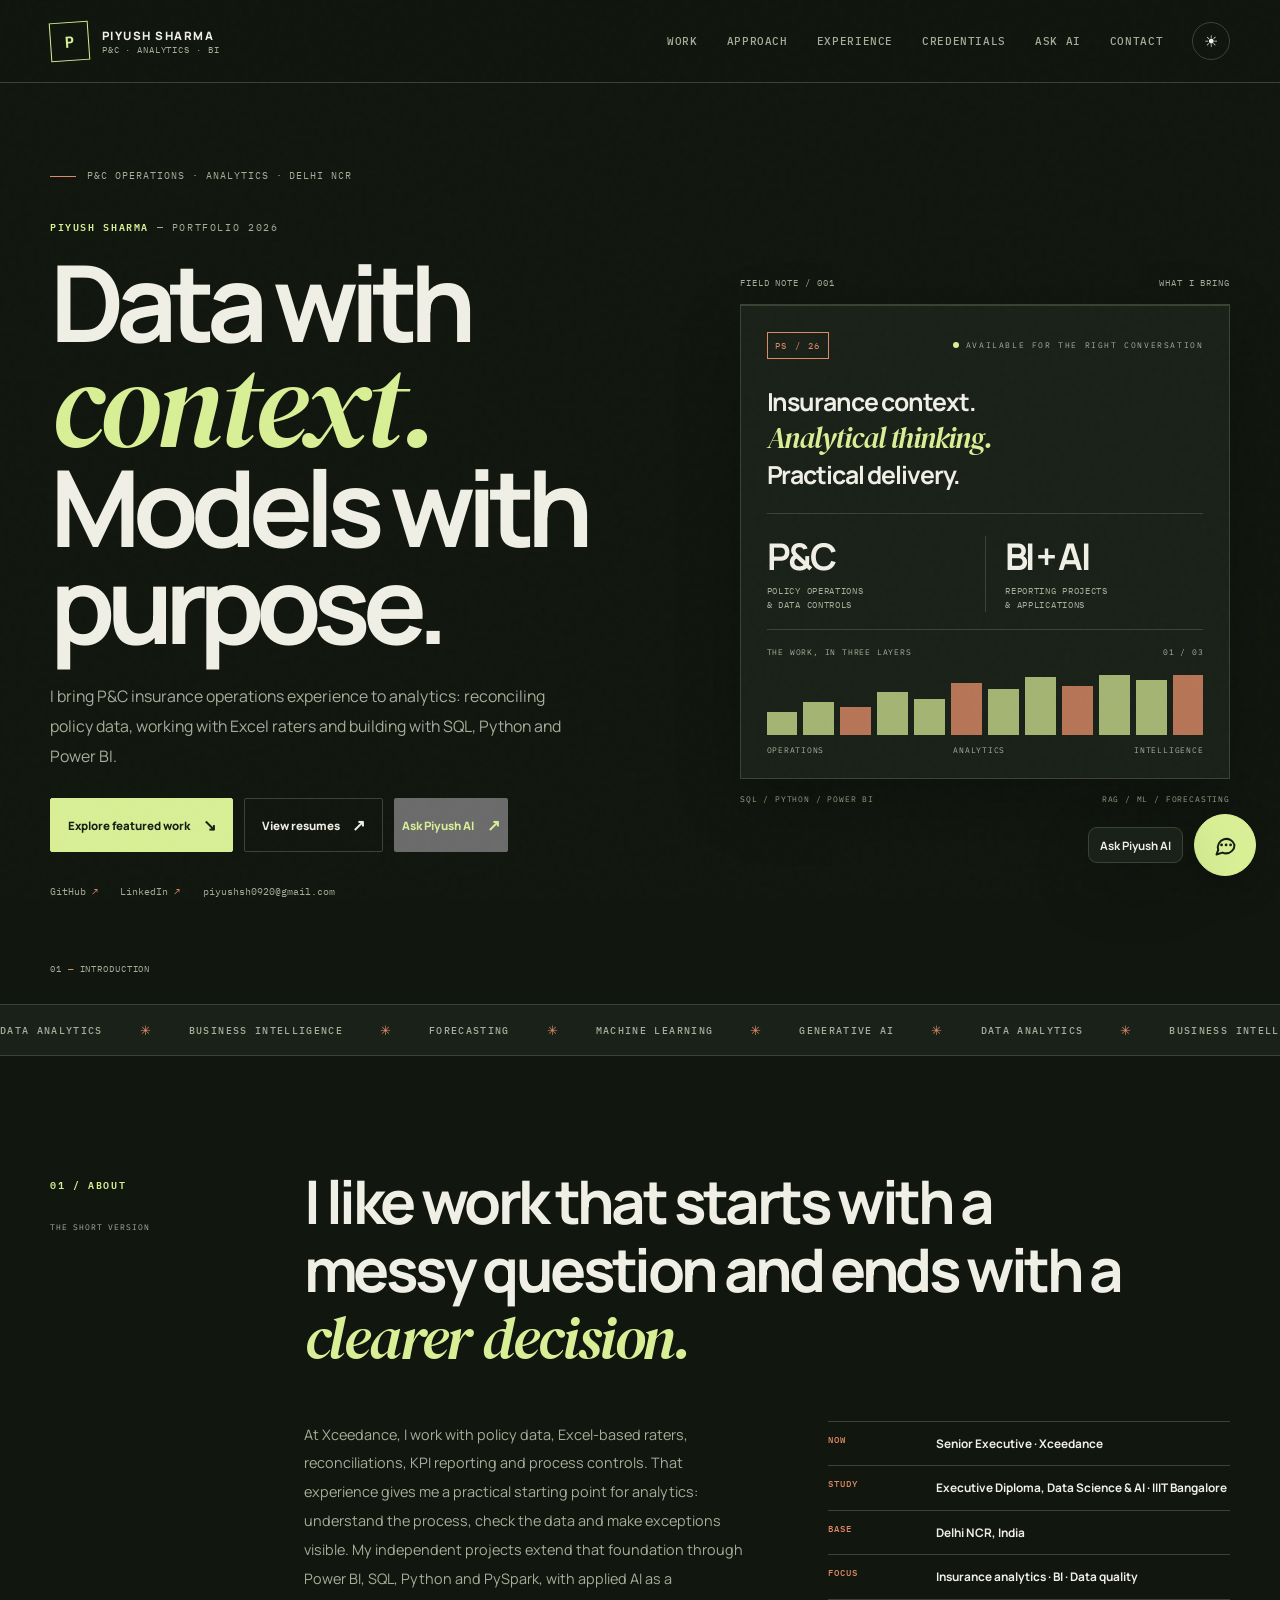
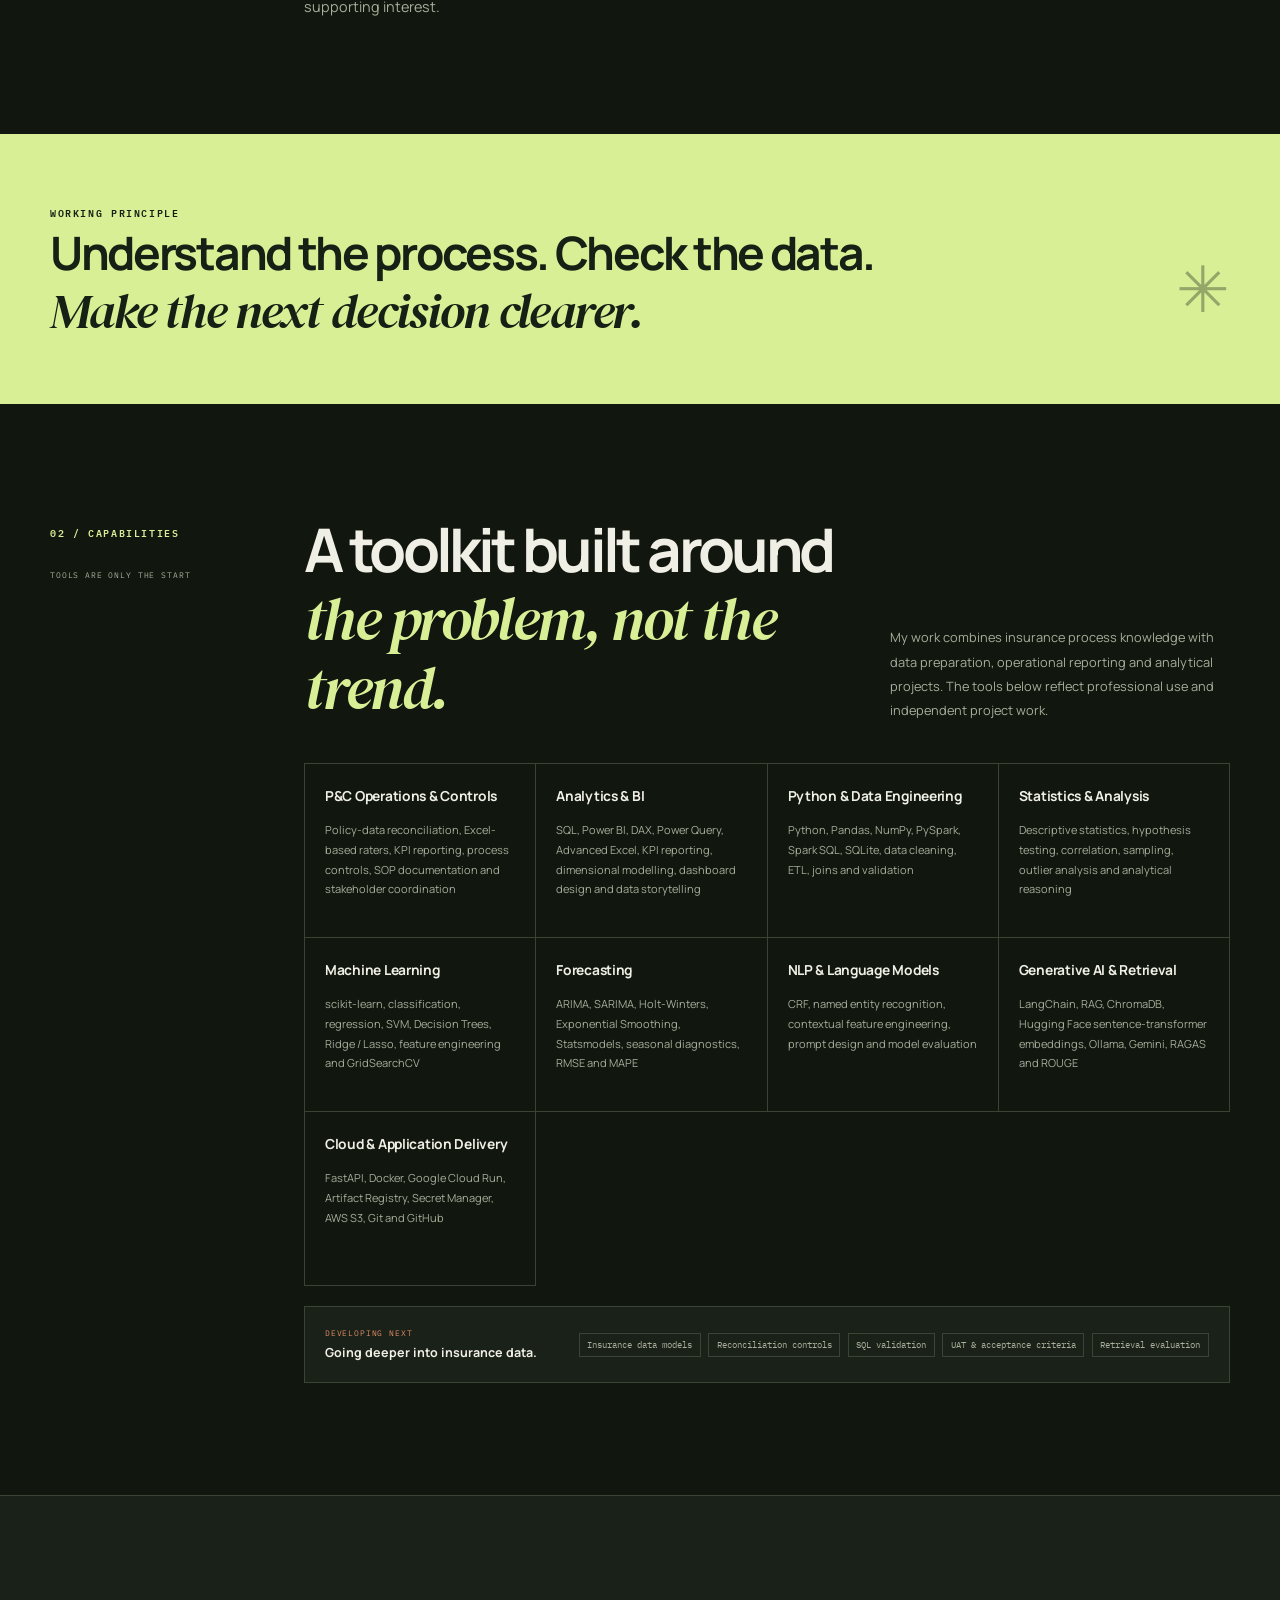
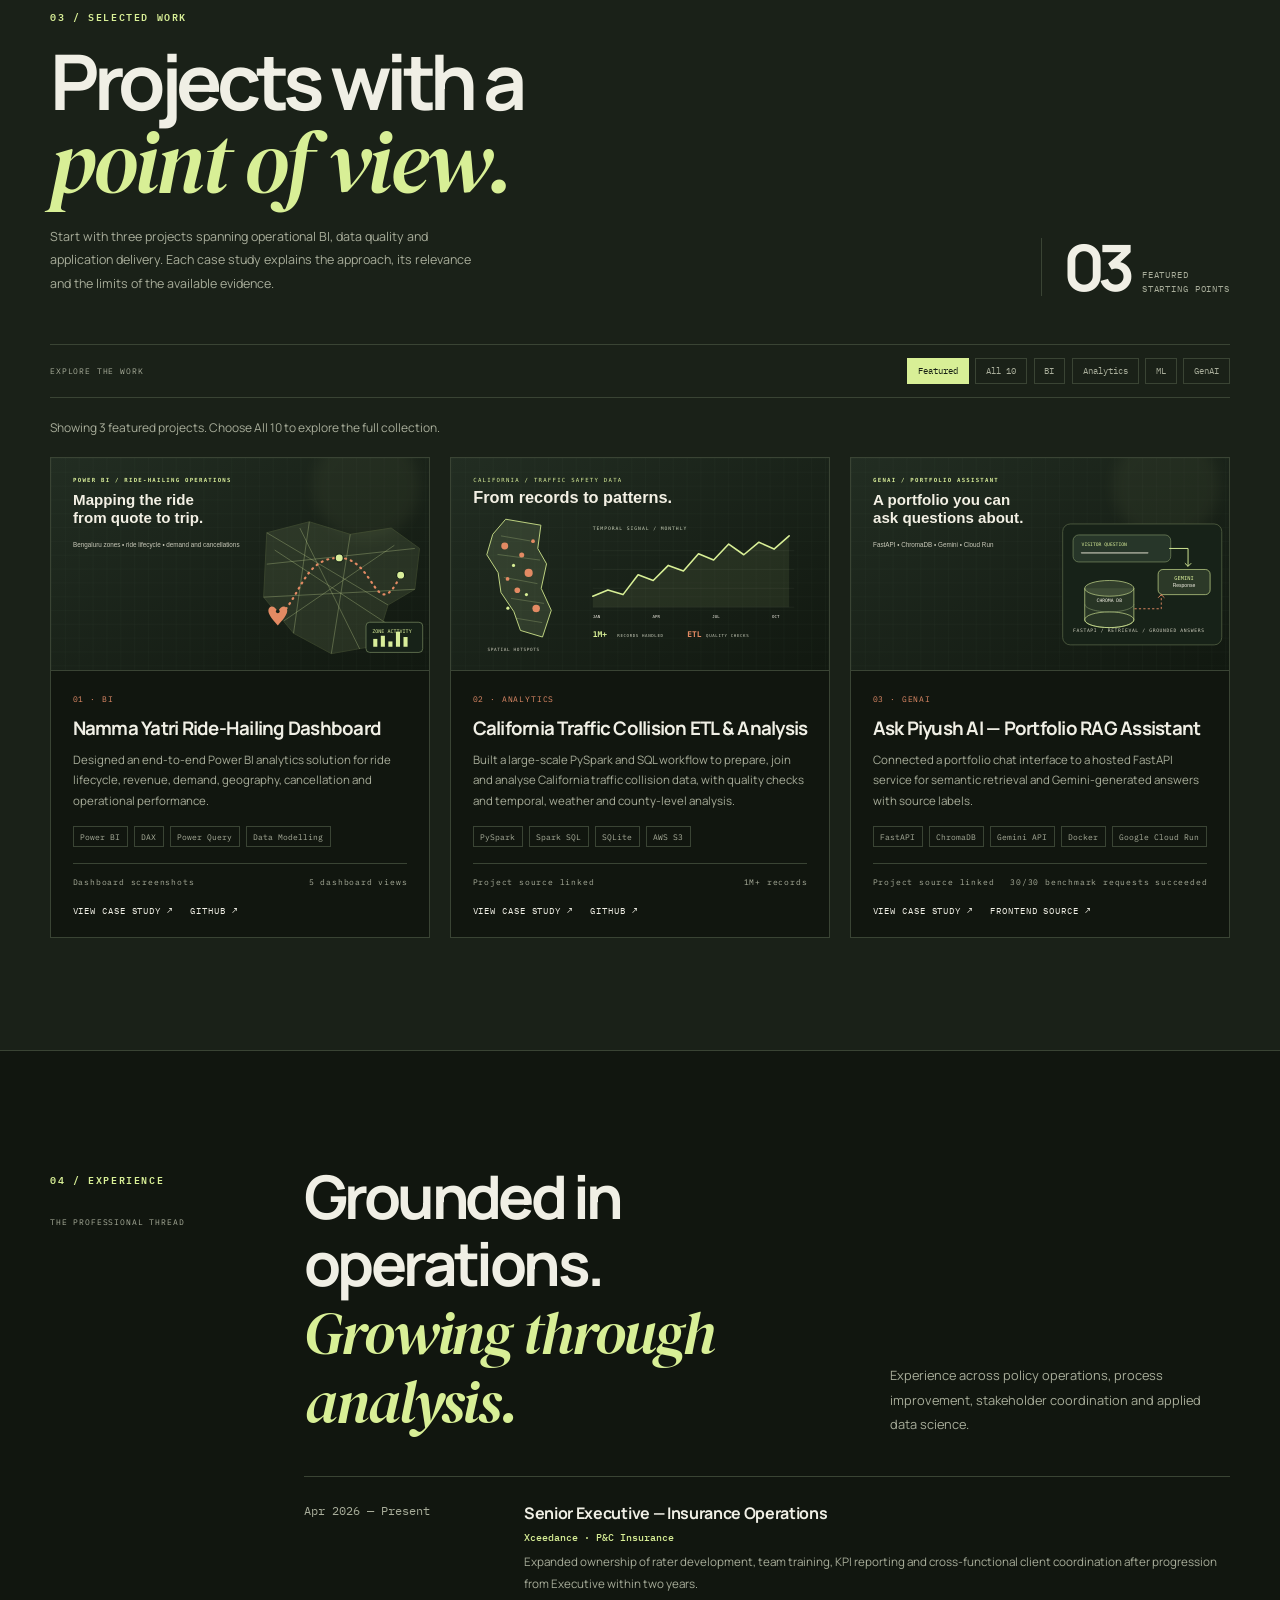
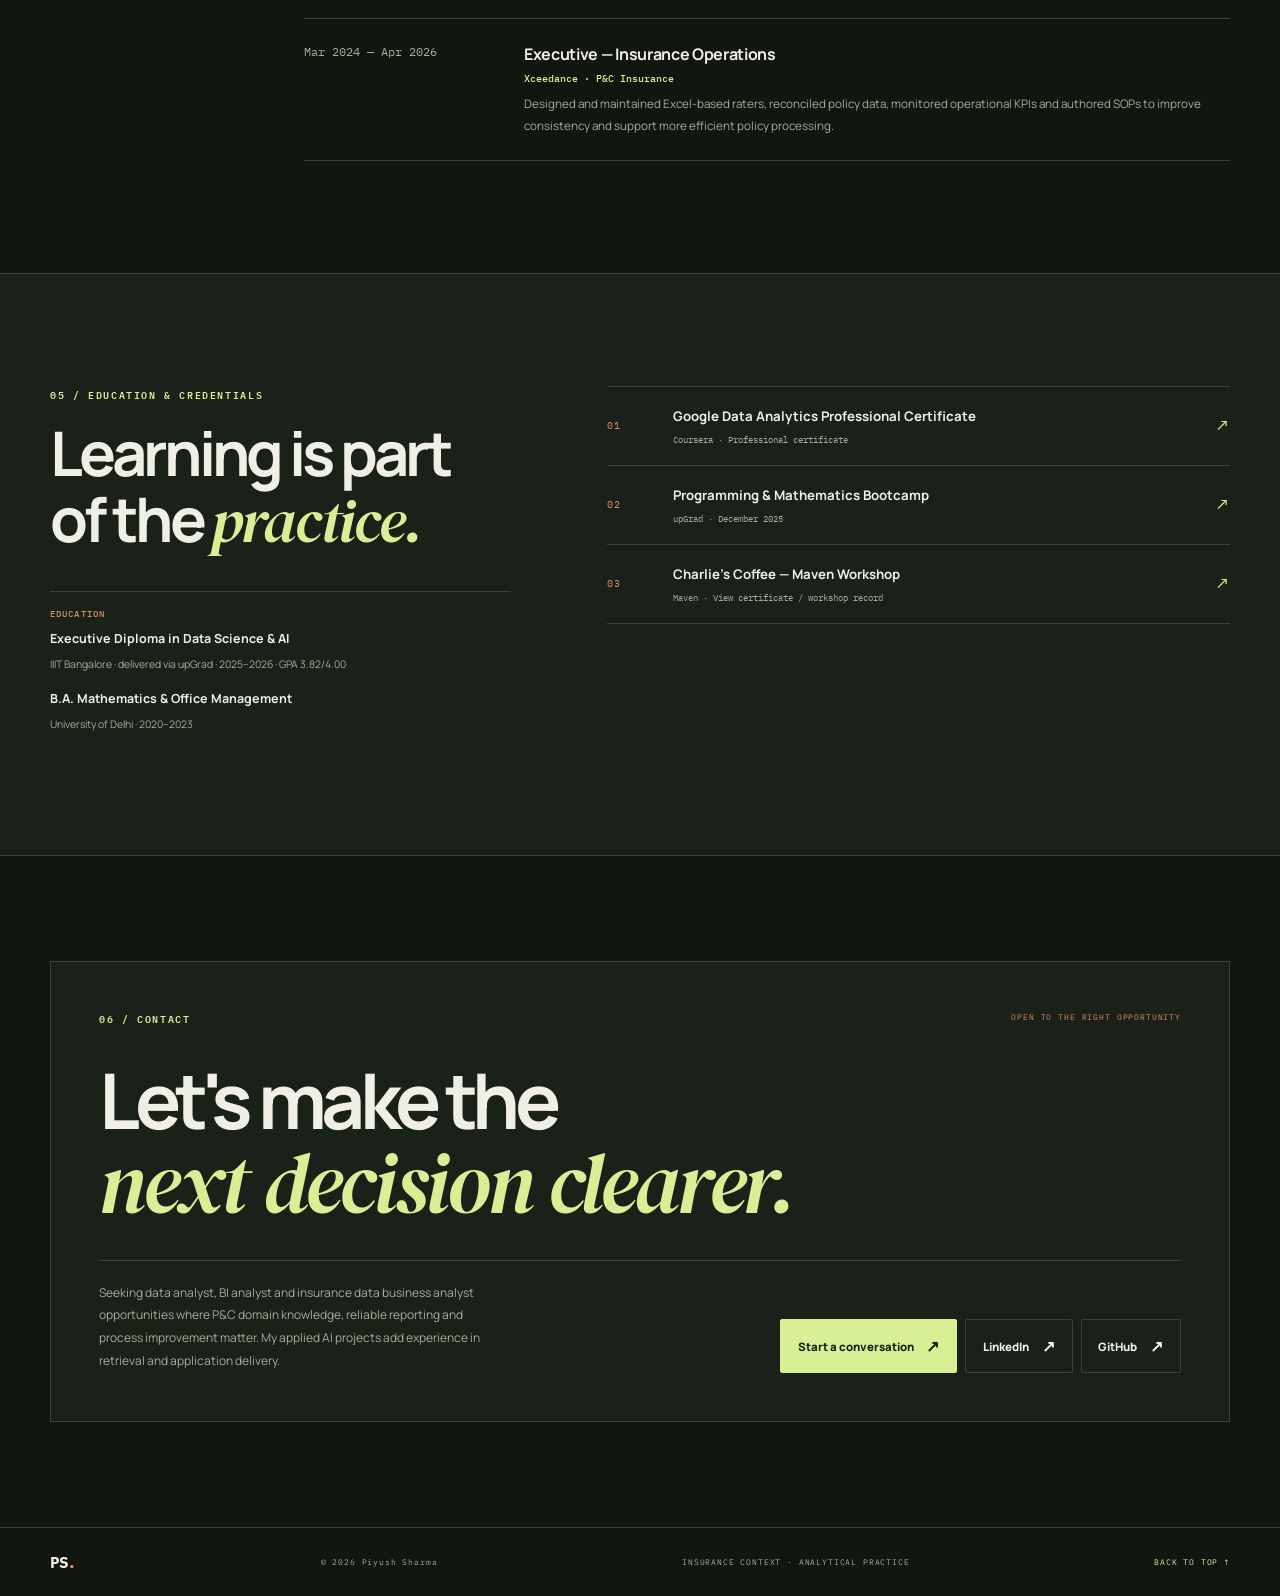
<file: index.html>
<!DOCTYPE html>
<html lang="en">
<head>
  <meta charset="UTF-8" />
  <meta name="viewport" content="width=device-width, initial-scale=1.0" />
  <meta name="theme-color" content="#11160f" />
  <meta name="description" content="Piyush Sharma — P&C insurance operations professional building with SQL, Python and Power BI. Explore analytics, BI and applied AI projects." />
  <meta property="og:title" content="Piyush Sharma — Data, with context." />
  <meta property="og:description" content="P&C insurance experience, operational analytics and practical technical projects in SQL, Python, Power BI and applied AI." />
  <meta property="og:type" content="website" />
  <meta property="og:url" content="https://piyush0920.github.io/" />
  <meta property="og:image" content="https://piyush0920.github.io/assets/og-image.png" />
  <meta name="twitter:card" content="summary_large_image" />
  <title>Piyush Sharma — Data, with context.</title>
  <link rel="icon" href="assets/favicon.svg" type="image/svg+xml" />
  <link rel="preconnect" href="https://fonts.googleapis.com" />
  <link rel="preconnect" href="https://fonts.gstatic.com" crossorigin />
  <link href="https://fonts.googleapis.com/css2?family=DM+Serif+Display:ital@0;1&family=IBM+Plex+Mono:wght@400;500;600&family=Manrope:wght@400;500;600;700;800&display=swap" rel="stylesheet" />
  <link rel="stylesheet" href="style.css?v=20261116-review1" />
  <link rel="canonical" href="https://piyush0920.github.io/" />
</head>
<body data-page="home">
  <a class="skip-link" href="#main">Skip to content</a>
  <header class="site-header">
    <nav class="nav container" aria-label="Main navigation">
      <a class="brand" href="#home" aria-label="Piyush Sharma home"><span class="brand-mark">P</span><span class="brand-copy">PIYUSH SHARMA<small>P&amp;C · ANALYTICS · BI</small></span></a>
      <button class="menu-toggle" aria-label="Open navigation" aria-controls="primary-navigation" aria-expanded="false">MENU</button>
      <div id="primary-navigation" class="nav-links">
        <a href="#work">Work</a>
        <a href="#approach">Approach</a>
        <a href="#experience">Experience</a>
        <a href="#credentials">Credentials</a>
        <a href="ask-piyush-ai.html">Ask AI</a>
        <a href="#contact">Contact</a>
        <button id="theme-toggle" class="theme-btn" aria-label="Switch colour mode" title="Switch colour mode">☀</button>
      </div>
    </nav>
  </header>

  <main id="main"><noscript><p class="notice container">You can read the portfolio without JavaScript. Project filters, the resume chooser and chat need it. <a href="assets/resume-data-analytics.pdf">Open the analytics resume</a>.</p></noscript>
    <section id="home" class="hero container">
      <div class="hero-copy reveal">
        <div class="hero-kicker"><span class="kicker-line"></span><span>P&amp;C OPERATIONS · ANALYTICS · DELHI NCR</span></div>
        <p class="eyebrow">PIYUSH SHARMA <span>— PORTFOLIO 2026</span></p>
        <h1>Data with<br /><em>context.</em><br />Models with<br />purpose.</h1>
        <p class="hero-text">I bring P&amp;C insurance operations experience to analytics: reconciling policy data, working with Excel raters and building with SQL, Python and Power BI.</p>
        <div class="hero-actions">
          <a class="btn primary" href="#work">Explore featured work <span>↘</span></a>
          <button class="btn secondary" id="resume-menu" aria-haspopup="dialog" aria-controls="resume-modal">View resumes <span>↗</span></button>
          <button class="btn text-btn" type="button" data-open-chat>Ask Piyush AI <span>↗</span></button>
        </div>
        <div class="socials">
          <a href="https://github.com/piyush0920" target="_blank" rel="noreferrer">GitHub <span>↗</span></a>
          <a href="https://www.linkedin.com/in/piyush-sharma-6591171ba/" target="_blank" rel="noreferrer">LinkedIn <span>↗</span></a>
          <a href="mailto:piyushsh0920@gmail.com">piyushsh0920@gmail.com</a>
        </div>
      </div>

      <div class="hero-aside reveal" aria-label="Current work snapshot">
        <div class="folio-label"><span>FIELD NOTE / 001</span><span>WHAT I BRING</span></div>
        <div class="hero-note">
          <div class="note-top"><span class="note-stamp">PS / 26</span><span class="note-status"><i></i> AVAILABLE FOR THE RIGHT CONVERSATION</span></div>
          <p class="note-title">Insurance context.<br /><em>Analytical thinking.</em><br />Practical delivery.</p>
          <div class="note-rule"></div>
          <div class="note-metrics">
            <div><strong>P&amp;C</strong><small>POLICY OPERATIONS<br />&amp; DATA CONTROLS</small></div>
            <div><strong>BI + AI</strong><small>REPORTING PROJECTS<br />&amp; APPLICATIONS</small></div>
          </div>
          <div class="mini-chart" aria-hidden="true">
            <div class="chart-head"><span>THE WORK, IN THREE LAYERS</span><span>01 / 03</span></div>
            <div class="chart-bars"><i style="--h:38%"></i><i style="--h:55%"></i><i style="--h:47%"></i><i style="--h:72%"></i><i style="--h:60%"></i><i style="--h:87%"></i><i style="--h:76%"></i><i style="--h:96%"></i><i style="--h:82%"></i><i style="--h:100%"></i><i style="--h:91%"></i><i style="--h:100%"></i></div>
            <div class="chart-labels"><span>OPERATIONS</span><span>ANALYTICS</span><span>INTELLIGENCE</span></div>
          </div>
        </div>
        <div class="aside-foot"><span>SQL / PYTHON / POWER BI</span><span>RAG / ML / FORECASTING</span></div>
      </div>
      <div class="hero-index" aria-hidden="true">01 <span>—</span> INTRODUCTION</div>
    </section>

    <section class="ticker" aria-label="Areas of work"><div class="ticker-track"><span>DATA ANALYTICS</span><b>✳</b><span>BUSINESS INTELLIGENCE</span><b>✳</b><span>FORECASTING</span><b>✳</b><span>MACHINE LEARNING</span><b>✳</b><span>GENERATIVE AI</span><b>✳</b><span>DATA ANALYTICS</span><b>✳</b><span>BUSINESS INTELLIGENCE</span><b>✳</b><span>FORECASTING</span><b>✳</b><span>MACHINE LEARNING</span><b>✳</b><span>GENERATIVE AI</span><b>✳</b></div></section>

    <section id="about" class="section container about-section">
      <div class="section-side"><p class="eyebrow">01 / ABOUT</p><span class="side-caption">THE SHORT VERSION</span></div>
      <div class="about-main reveal">
        <h2>I like work that starts with a messy question and ends with a <em>clearer decision.</em></h2>
        <div class="about-bottom">
          <p>At Xceedance, I work with policy data, Excel-based raters, reconciliations, KPI reporting and process controls. That experience gives me a practical starting point for analytics: understand the process, check the data and make exceptions visible. My independent projects extend that foundation through Power BI, SQL, Python and PySpark, with applied AI as a supporting interest.</p>
          <dl class="facts-list">
            <div><dt>NOW</dt><dd>Senior Executive · Xceedance</dd></div>
            <div><dt>STUDY</dt><dd>Executive Diploma, Data Science &amp; AI · IIIT Bangalore</dd></div>
            <div><dt>BASE</dt><dd>Delhi NCR, India</dd></div>
            <div><dt>FOCUS</dt><dd>Insurance analytics · BI · Data quality</dd></div>
          </dl>
        </div>
      </div>
    </section>

    <section class="principle-band">
      <div class="container principle-inner reveal"><span class="eyebrow">WORKING PRINCIPLE</span><p>Understand the process. Check the data.<br /><em>Make the next decision clearer.</em></p><span class="principle-mark">✳</span></div>
    </section>

    <section id="approach" class="section container approach-section">
      <div class="section-side"><p class="eyebrow">02 / CAPABILITIES</p><span class="side-caption">TOOLS ARE ONLY THE START</span></div>
      <div class="approach-main">
        <div class="section-intro reveal"><h2>A toolkit built around<br /><em>the problem, not the trend.</em></h2><p>My work combines insurance process knowledge with data preparation, operational reporting and analytical projects. The tools below reflect professional use and independent project work.</p></div>
        <div id="skills-grid" class="skills-grid"></div>
        <div class="exploring reveal"><div><span class="exploring-label">DEVELOPING NEXT</span><strong>Going deeper into insurance data.</strong></div><div class="exploring-tags" id="exploring-tags"></div></div>
      </div>
    </section>

    <section id="work" class="section work-section">
      <div class="container">
        <div class="work-heading reveal"><div><p class="eyebrow">03 / SELECTED WORK</p><h2>Projects with a<br /><em>point of view.</em></h2><p class="work-intro">Start with three projects spanning operational BI, data quality and application delivery. Each case study explains the approach, its relevance and the limits of the available evidence.</p></div><div class="work-count"><strong>03</strong><span>FEATURED<br />STARTING POINTS</span></div></div>
        <div class="filter-row"><span>EXPLORE THE WORK</span><div id="project-filters" class="filters"></div></div>
        <p id="project-results" class="project-results" role="status" aria-live="polite"></p><div id="projects-grid" class="projects-grid"></div><noscript><p class="notice">Project cards need JavaScript. <a href="https://github.com/piyush0920?tab=repositories">Browse the project repositories on GitHub</a>.</p></noscript>
      </div>
    </section>

    <section id="experience" class="section container experience-section">
      <div class="section-side"><p class="eyebrow">04 / EXPERIENCE</p><span class="side-caption">THE PROFESSIONAL THREAD</span></div>
      <div class="experience-main reveal"><div class="section-intro"><h2>Grounded in operations.<br /><em>Growing through analysis.</em></h2><p>Experience across policy operations, process improvement, stakeholder coordination and applied data science.</p></div><div id="experience-list" class="timeline"></div></div>
    </section>

    <section id="credentials" class="section credential-section">
      <div class="container credential-grid">
        <div class="credential-intro reveal"><p class="eyebrow">05 / EDUCATION &amp; CREDENTIALS</p><h2>Learning is part<br />of the <em>practice.</em></h2><div class="education-note"><span>EDUCATION</span><strong>Executive Diploma in Data Science &amp; AI</strong><small>IIIT Bangalore · delivered via upGrad · 2025–2026 · GPA 3.82/4.00</small><strong>B.A. Mathematics &amp; Office Management</strong><small>University of Delhi · 2020–2023</small></div></div>
        <div class="cert-list reveal">
          <article class="cert-item"><span class="cert-index">01</span><div><strong>Google Data Analytics Professional Certificate</strong><small>Coursera · Professional certificate</small></div><span class="cert-mark">↗</span></article>
          <article class="cert-item"><span class="cert-index">02</span><div><strong>Programming &amp; Mathematics Bootcamp</strong><small>upGrad · December 2025</small></div><span class="cert-mark">↗</span></article>
          <a class="cert-item cert-link" href="https://maven.com/wrap-up/b6e58d65" target="_blank" rel="noreferrer"><span class="cert-index">03</span><div><strong>Charlie's Coffee — Maven Workshop</strong><small>Maven · View certificate / workshop record</small></div><span class="cert-mark">↗</span></a>
        </div>
      </div>
    </section>

    <section id="contact" class="section container contact-section">
      <div class="contact-card reveal"><div class="contact-top"><p class="eyebrow">06 / CONTACT</p><span>OPEN TO THE RIGHT OPPORTUNITY</span></div><h2>Let's make the<br /><em>next decision clearer.</em></h2><div class="contact-bottom"><p>Seeking data analyst, BI analyst and insurance data business analyst opportunities where P&amp;C domain knowledge, reliable reporting and process improvement matter. My applied AI projects add experience in retrieval and application delivery.</p><div class="contact-actions"><a class="btn primary" href="mailto:piyushsh0920@gmail.com">Start a conversation <span>↗</span></a><a class="btn secondary" href="https://www.linkedin.com/in/piyush-sharma-6591171ba/" target="_blank" rel="noreferrer">LinkedIn <span>↗</span></a><a class="btn secondary" href="https://github.com/piyush0920" target="_blank" rel="noreferrer">GitHub <span>↗</span></a></div></div></div>
    </section>
  </main>

  <div id="resume-modal" class="modal" aria-hidden="true">
    <div class="modal-backdrop"></div>
    <div class="modal-card" role="dialog" aria-modal="true" aria-labelledby="resume-title">
      <button class="modal-close" aria-label="Close">×</button><p class="eyebrow">CHOOSE A VERSION</p><h3 id="resume-title">Which lens are you hiring for?</h3><p>Two focused versions of my resume, depending on the role.</p>
      <div class="resume-options">
        <a href="assets/resume-data-analytics.pdf" target="_blank" rel="noreferrer" class="resume-option"><div><strong>Data Analytics</strong><span>BI · SQL · Operational reporting</span></div><b>↗</b></a>
        <a href="assets/resume-genai.pdf" target="_blank" rel="noreferrer" class="resume-option"><div><strong>GenAI / AI Applications</strong><span>LLM · RAG · Python · Retrieval</span></div><b>↗</b></a>
      </div>
    </div>
  </div>

  <footer class="footer"><div class="container footer-inner"><a class="footer-brand" href="#home">PS<span>.</span></a><span>© <span id="year"></span> Piyush Sharma</span><span>INSURANCE CONTEXT · ANALYTICAL PRACTICE</span><a href="#home">BACK TO TOP ↑</a></div></footer>

  <script defer src="script.js?v=20261116-review1"></script>
  <script defer src="chat-widget.js?v=20261116-review1"></script>
</body>
</html>
</file>
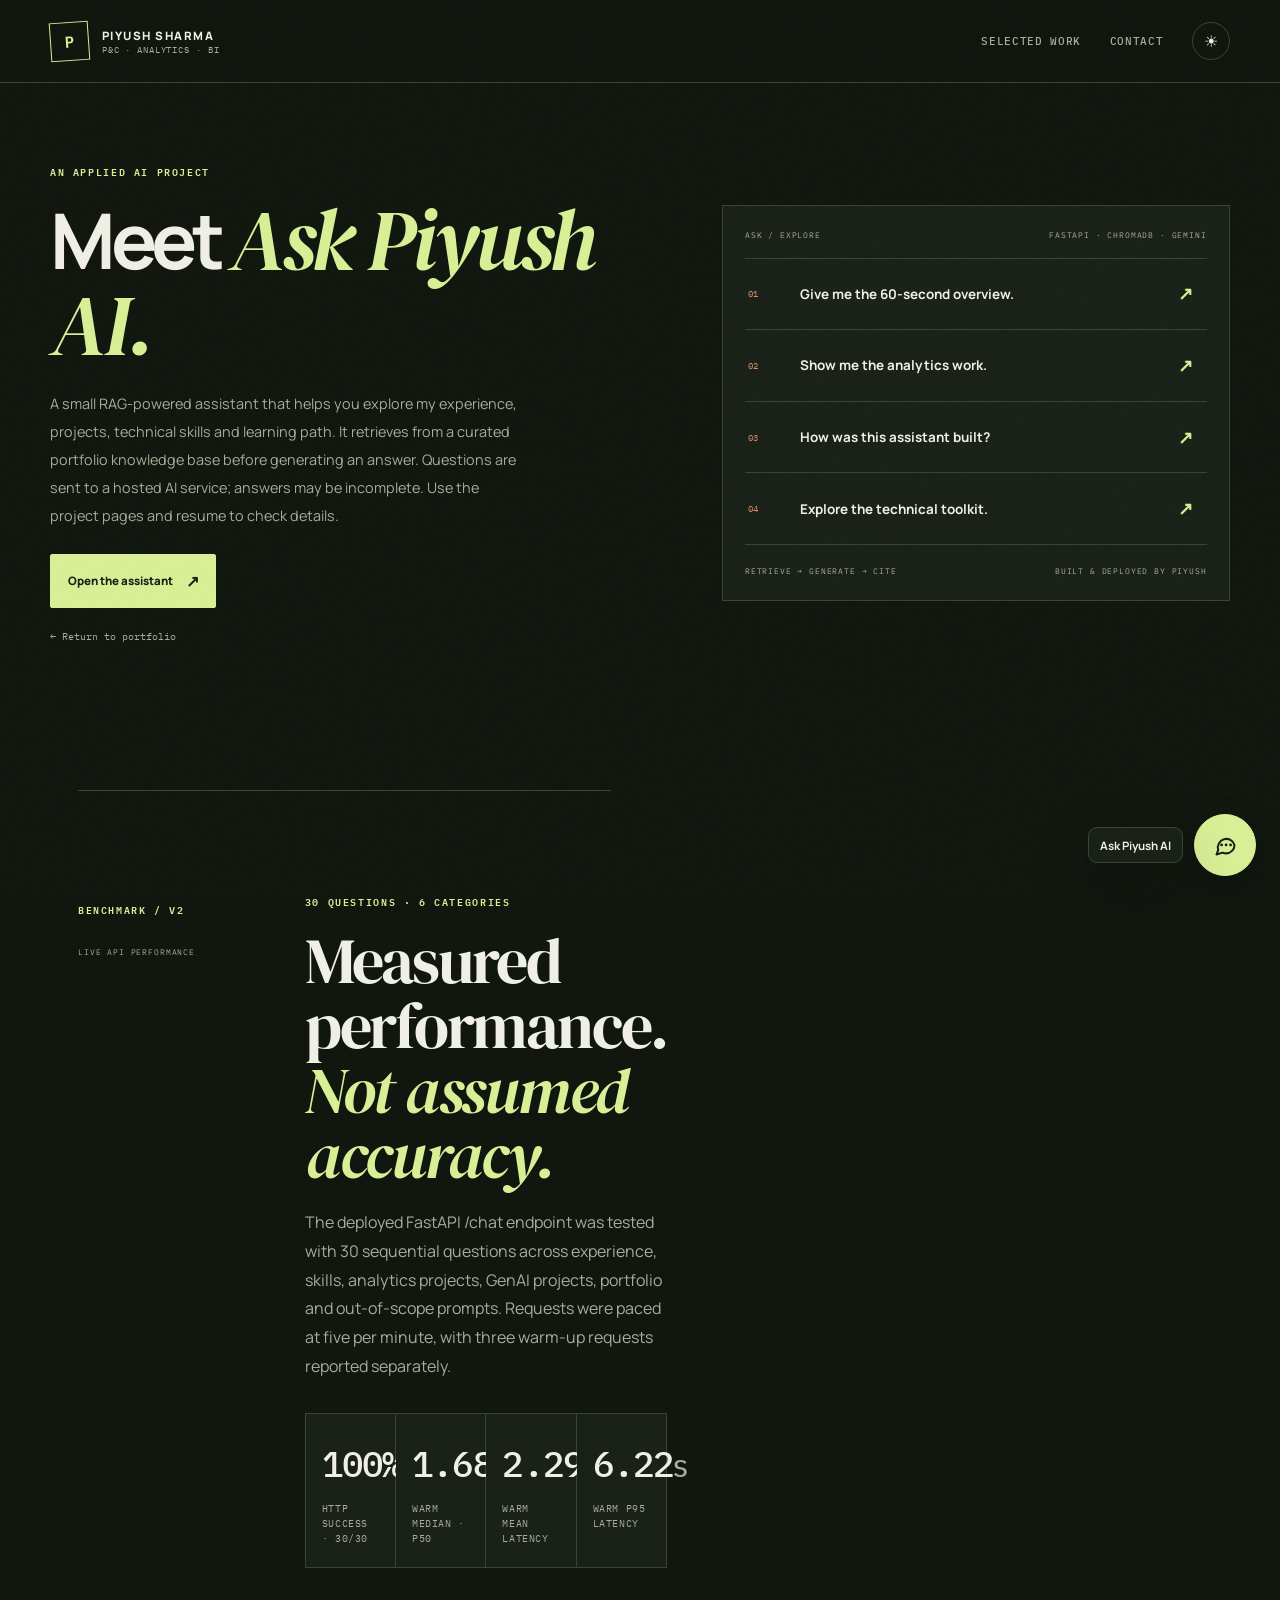
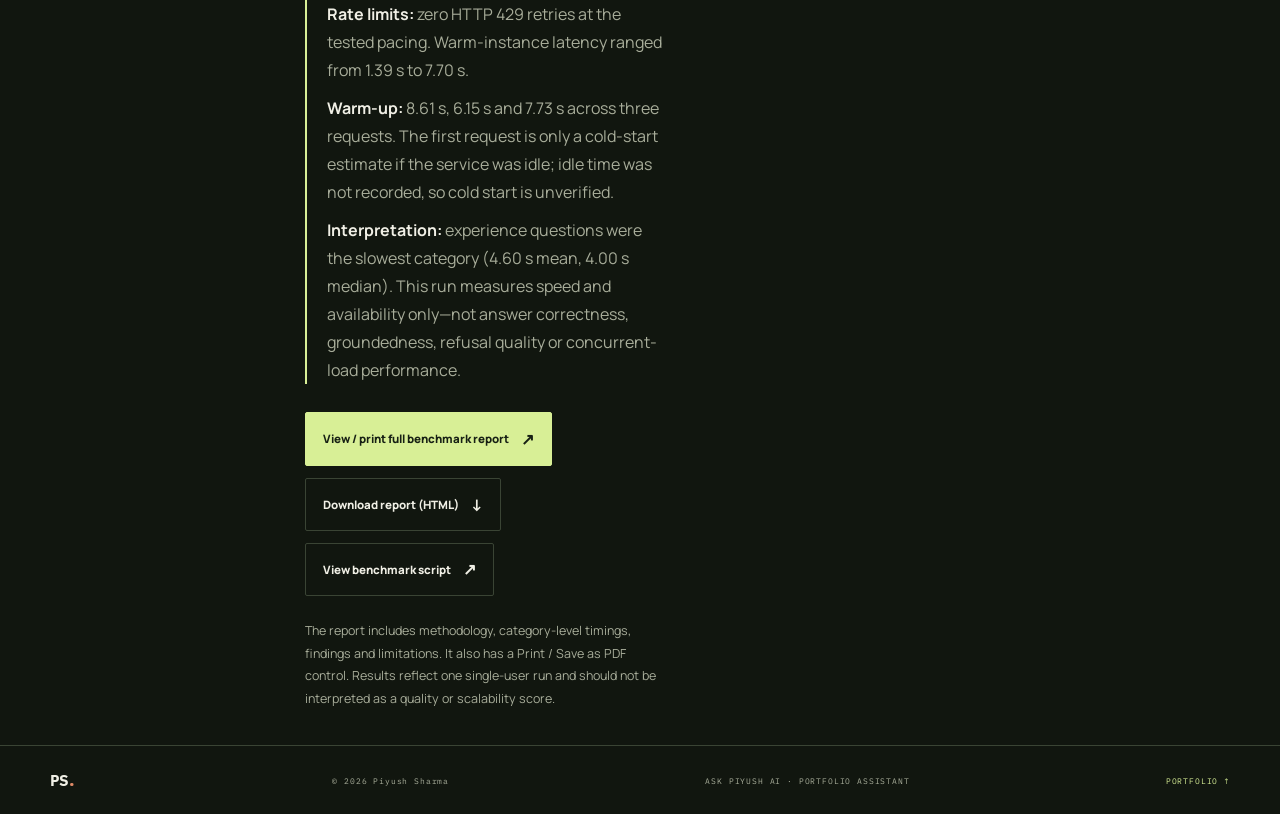
<file: ask-piyush-ai.html>
<!DOCTYPE html>
<html lang="en">
<head>
  <meta charset="UTF-8" /><meta name="viewport" content="width=device-width, initial-scale=1.0" />
  <meta name="description" content="Ask Piyush AI — a retrieval-augmented portfolio assistant for projects, skills and professional experience." />
  <title>Ask Piyush AI | Piyush Sharma</title>
  <link rel="icon" href="assets/favicon.svg" type="image/svg+xml" />
  <link rel="preconnect" href="https://fonts.googleapis.com" /><link rel="preconnect" href="https://fonts.gstatic.com" crossorigin />
  <link href="https://fonts.googleapis.com/css2?family=DM+Serif+Display:ital@0;1&family=IBM+Plex+Mono:wght@400;500;600&family=Manrope:wght@400;500;600;700;800&display=swap" rel="stylesheet" />
  <link rel="stylesheet" href="style.css?v=20261118-benchmark" />
  <link rel="canonical" href="https://piyush0920.github.io/ask-piyush-ai.html" />
  <meta name="theme-color" content="#11160f" />
  <meta property="og:title" content="Ask Piyush AI | Piyush Sharma" />
  <meta property="og:description" content="Explore Piyush Sharma's analytics, BI and applied AI work, with implementation notes and limitations." />
  <meta property="og:url" content="https://piyush0920.github.io/ask-piyush-ai.html" />
  <meta property="og:image" content="https://piyush0920.github.io/assets/og-image.png" />
  <meta name="twitter:card" content="summary_large_image" />
</head>
<body data-page="chat">
  <a class="skip-link" href="#main">Skip to content</a>
  <header class="site-header"><nav class="nav container" aria-label="Main navigation"><a class="brand" href="index.html"><span class="brand-mark">P</span><span class="brand-copy">PIYUSH SHARMA<small>P&amp;C · ANALYTICS · BI</small></span></a><button class="menu-toggle" aria-label="Open navigation" aria-controls="primary-navigation" aria-expanded="false">MENU</button><div id="primary-navigation" class="nav-links"><a href="index.html#work">Selected work</a><a href="index.html#contact">Contact</a><button id="theme-toggle" class="theme-btn" aria-label="Switch colour mode">☀</button></div></nav></header>
  <main id="main" class="chat-page container"><noscript><p class="notice">The assistant needs JavaScript. <a href="index.html">Read the portfolio</a> or <a href="mailto:piyushsh0920@gmail.com">contact Piyush</a>.</p></noscript>
    <div class="chat-page-copy"><p class="eyebrow">AN APPLIED AI PROJECT</p><h1>Meet <em>Ask Piyush AI.</em></h1><p>A small RAG-powered assistant that helps you explore my experience, projects, technical skills and learning path. It retrieves from a curated portfolio knowledge base before generating an answer. Questions are sent to a hosted AI service; answers may be incomplete. Use the project pages and resume to check details.</p><button class="btn primary" data-open-chat>Open the assistant <span>↗</span></button><a class="chat-back-link" href="index.html">← Return to portfolio</a></div>
    <div class="chat-page-panel"><div class="chat-page-header"><span>ASK / EXPLORE</span><span>FASTAPI · CHROMADB · GEMINI</span></div><div class="chat-prompts"><button data-open-chat data-chat-prompt="Give me a quick overview of Piyush's background and strengths."><span>01</span><strong>Give me the 60-second overview.</strong><b>↗</b></button><button data-open-chat data-chat-prompt="Which projects best demonstrate Piyush's data analytics and BI skills?"><span>02</span><strong>Show me the analytics work.</strong><b>↗</b></button><button data-open-chat data-chat-prompt="Explain the architecture of Ask Piyush AI."><span>03</span><strong>How was this assistant built?</strong><b>↗</b></button><button data-open-chat data-chat-prompt="What are Piyush's technical skills across analytics, data science and GenAI?"><span>04</span><strong>Explore the technical toolkit.</strong><b>↗</b></button></div><div class="chat-page-foot"><span>RETRIEVE → GENERATE → CITE</span><span>BUILT &amp; DEPLOYED BY PIYUSH</span></div></div>
    <section class="section container benchmark-section" aria-labelledby="benchmark-title">
      <div class="section-side"><p class="eyebrow">BENCHMARK / V2</p><span class="side-caption">LIVE API PERFORMANCE</span></div>
      <div class="benchmark-content">
        <p class="eyebrow">30 QUESTIONS · 6 CATEGORIES</p>
        <h2 id="benchmark-title">Measured performance.<br /><em>Not assumed accuracy.</em></h2>
        <p>The deployed FastAPI /chat endpoint was tested with 30 sequential questions across experience, skills, analytics projects, GenAI projects, portfolio and out-of-scope prompts. Requests were paced at five per minute, with three warm-up requests reported separately.</p>
        <div class="benchmark-metrics" role="list" aria-label="Warm-instance benchmark results">
          <div role="listitem"><strong>100%</strong><span>HTTP success · 30/30</span></div>
          <div role="listitem"><strong>1.68<span>s</span></strong><span>Warm median · p50</span></div>
          <div role="listitem"><strong>2.29<span>s</span></strong><span>Warm mean latency</span></div>
          <div role="listitem"><strong>6.22<span>s</span></strong><span>Warm p95 latency</span></div>
        </div>
        <div class="benchmark-notes">
          <p><strong>Rate limits:</strong> zero HTTP 429 retries at the tested pacing. Warm-instance latency ranged from 1.39 s to 7.70 s.</p>
          <p><strong>Warm-up:</strong> 8.61 s, 6.15 s and 7.73 s across three requests. The first request is only a cold-start estimate if the service was idle; idle time was not recorded, so cold start is unverified.</p>
          <p><strong>Interpretation:</strong> experience questions were the slowest category (4.60 s mean, 4.00 s median). This run measures speed and availability only—not answer correctness, groundedness, refusal quality or concurrent-load performance.</p>
        </div>
        <div class="benchmark-actions">
          <a class="btn primary" href="assets/ask-piyush-ai-benchmark-report.html" target="_blank" rel="noreferrer">View / print full benchmark report <span>↗</span></a>
          <a class="btn secondary" href="assets/ask-piyush-ai-benchmark-report.html" download="Ask-Piyush-AI-Benchmark-Report.html">Download report (HTML) <span>↓</span></a>
          <a class="btn secondary" href="https://github.com/piyush0920/piyush0920.github.io/blob/main/ask_piyush_ai_benchmark_v2.py" target="_blank" rel="noreferrer">View benchmark script <span>↗</span></a>
        </div>
        <p class="benchmark-footnote">The report includes methodology, category-level timings, findings and limitations. It also has a Print / Save as PDF control. Results reflect one single-user run and should not be interpreted as a quality or scalability score.</p>
      </div>
    </section>
  </main>
  <footer class="footer"><div class="container footer-inner"><a class="footer-brand" href="index.html">PS<span>.</span></a><span>© <span id="year"></span> Piyush Sharma</span><span>ASK PIYUSH AI · PORTFOLIO ASSISTANT</span><a href="index.html">PORTFOLIO ↑</a></div></footer>
  <script defer src="script.js?v=20261116-review1"></script><script defer src="chat-widget.js?v=20261116-review1"></script>
</body></html>
</file>
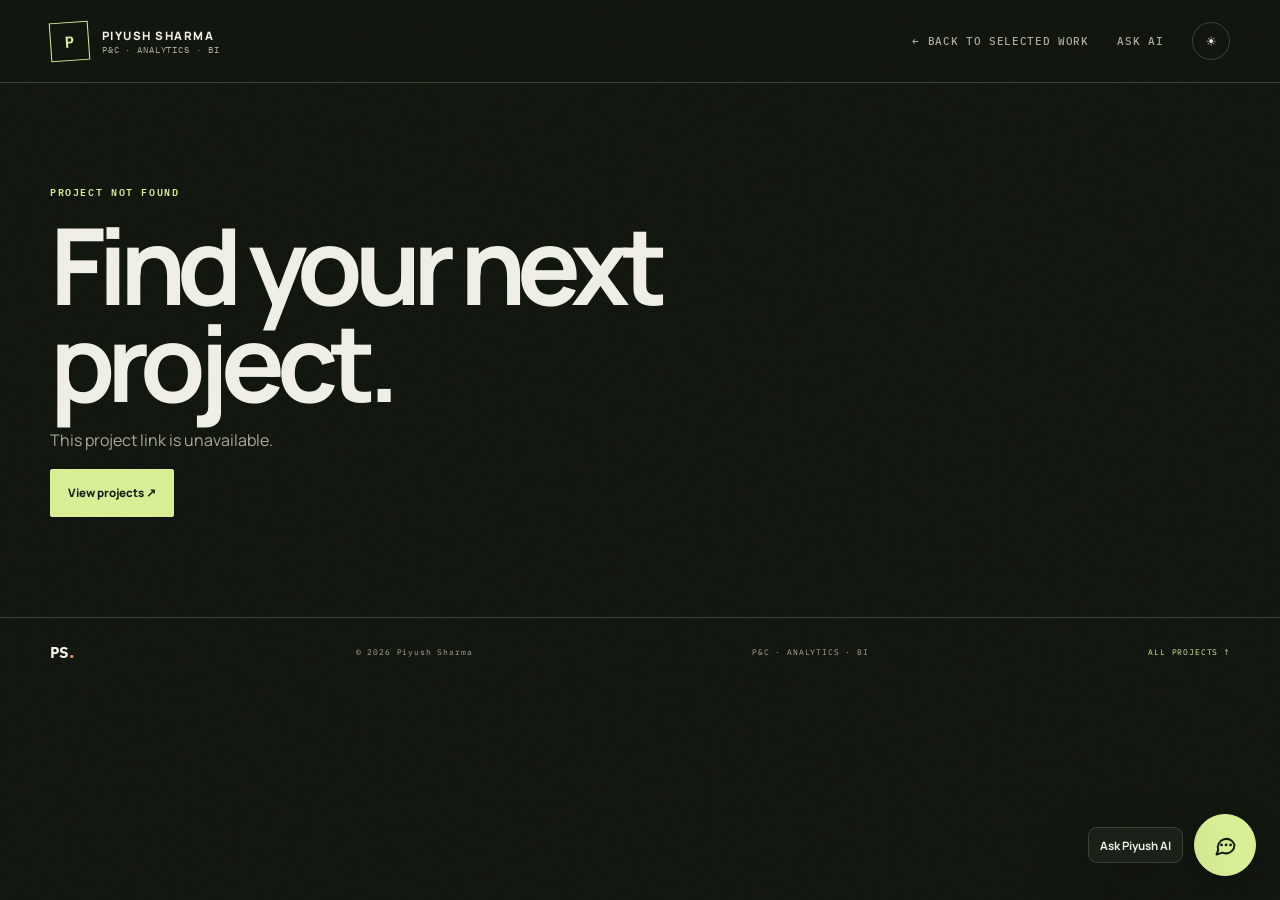
<file: project.html>
<!DOCTYPE html>
<html lang="en">
<head>
  <meta charset="UTF-8" /><meta name="viewport" content="width=device-width, initial-scale=1.0" />
  <meta name="description" content="Project case study — Piyush Sharma, Data Analytics and Applied AI." />
  <meta property="og:type" content="article" /><title>Project case study | Piyush Sharma</title>
  <link rel="icon" href="assets/favicon.svg" type="image/svg+xml" />
  <link rel="preconnect" href="https://fonts.googleapis.com" /><link rel="preconnect" href="https://fonts.gstatic.com" crossorigin />
  <link href="https://fonts.googleapis.com/css2?family=DM+Serif+Display:ital@0;1&family=IBM+Plex+Mono:wght@400;500;600&family=Manrope:wght@400;500;600;700;800&display=swap" rel="stylesheet" />
  <link rel="stylesheet" href="style.css?v=20261116-review1" />
  <link rel="canonical" href="https://piyush0920.github.io/project.html" />
  <meta name="theme-color" content="#11160f" />
  <meta property="og:title" content="Project case study | Piyush Sharma" />
  <meta property="og:description" content="Explore Piyush Sharma's analytics, BI and applied AI work, with implementation notes and limitations." />
  <meta property="og:url" content="https://piyush0920.github.io/project.html" />
  <meta property="og:image" content="https://piyush0920.github.io/assets/og-image.png" />
  <meta name="twitter:card" content="summary_large_image" />
</head>
<body data-page="project">
  <a class="skip-link" href="#case-study">Skip to case study</a>
  <header class="site-header"><nav class="nav container" aria-label="Main navigation"><a class="brand" href="index.html"><span class="brand-mark">P</span><span class="brand-copy">PIYUSH SHARMA<small>P&amp;C · ANALYTICS · BI</small></span></a><button class="menu-toggle" aria-label="Open navigation" aria-controls="primary-navigation" aria-expanded="false">MENU</button><div id="primary-navigation" class="nav-links project-nav"><a href="index.html#work">← Back to selected work</a><a href="ask-piyush-ai.html">Ask AI</a><button id="theme-toggle" class="theme-btn" aria-label="Switch colour mode">☀</button></div></nav></header>
  <main id="case-study"><noscript><section class="fallback container"><h1>Explore the project source</h1><p>Case studies need JavaScript. <a href="https://github.com/piyush0920?tab=repositories">Browse the repositories on GitHub</a>.</p></section></noscript></main>
  <footer class="footer"><div class="container footer-inner"><a class="footer-brand" href="index.html">PS<span>.</span></a><span>© <span id="year"></span> Piyush Sharma</span><span>P&amp;C · ANALYTICS · BI</span><a href="index.html#work">ALL PROJECTS ↑</a></div></footer>
  <script defer src="script.js?v=20261116-review1"></script><script defer src="chat-widget.js?v=20261116-review1"></script>
</body></html>
</file>
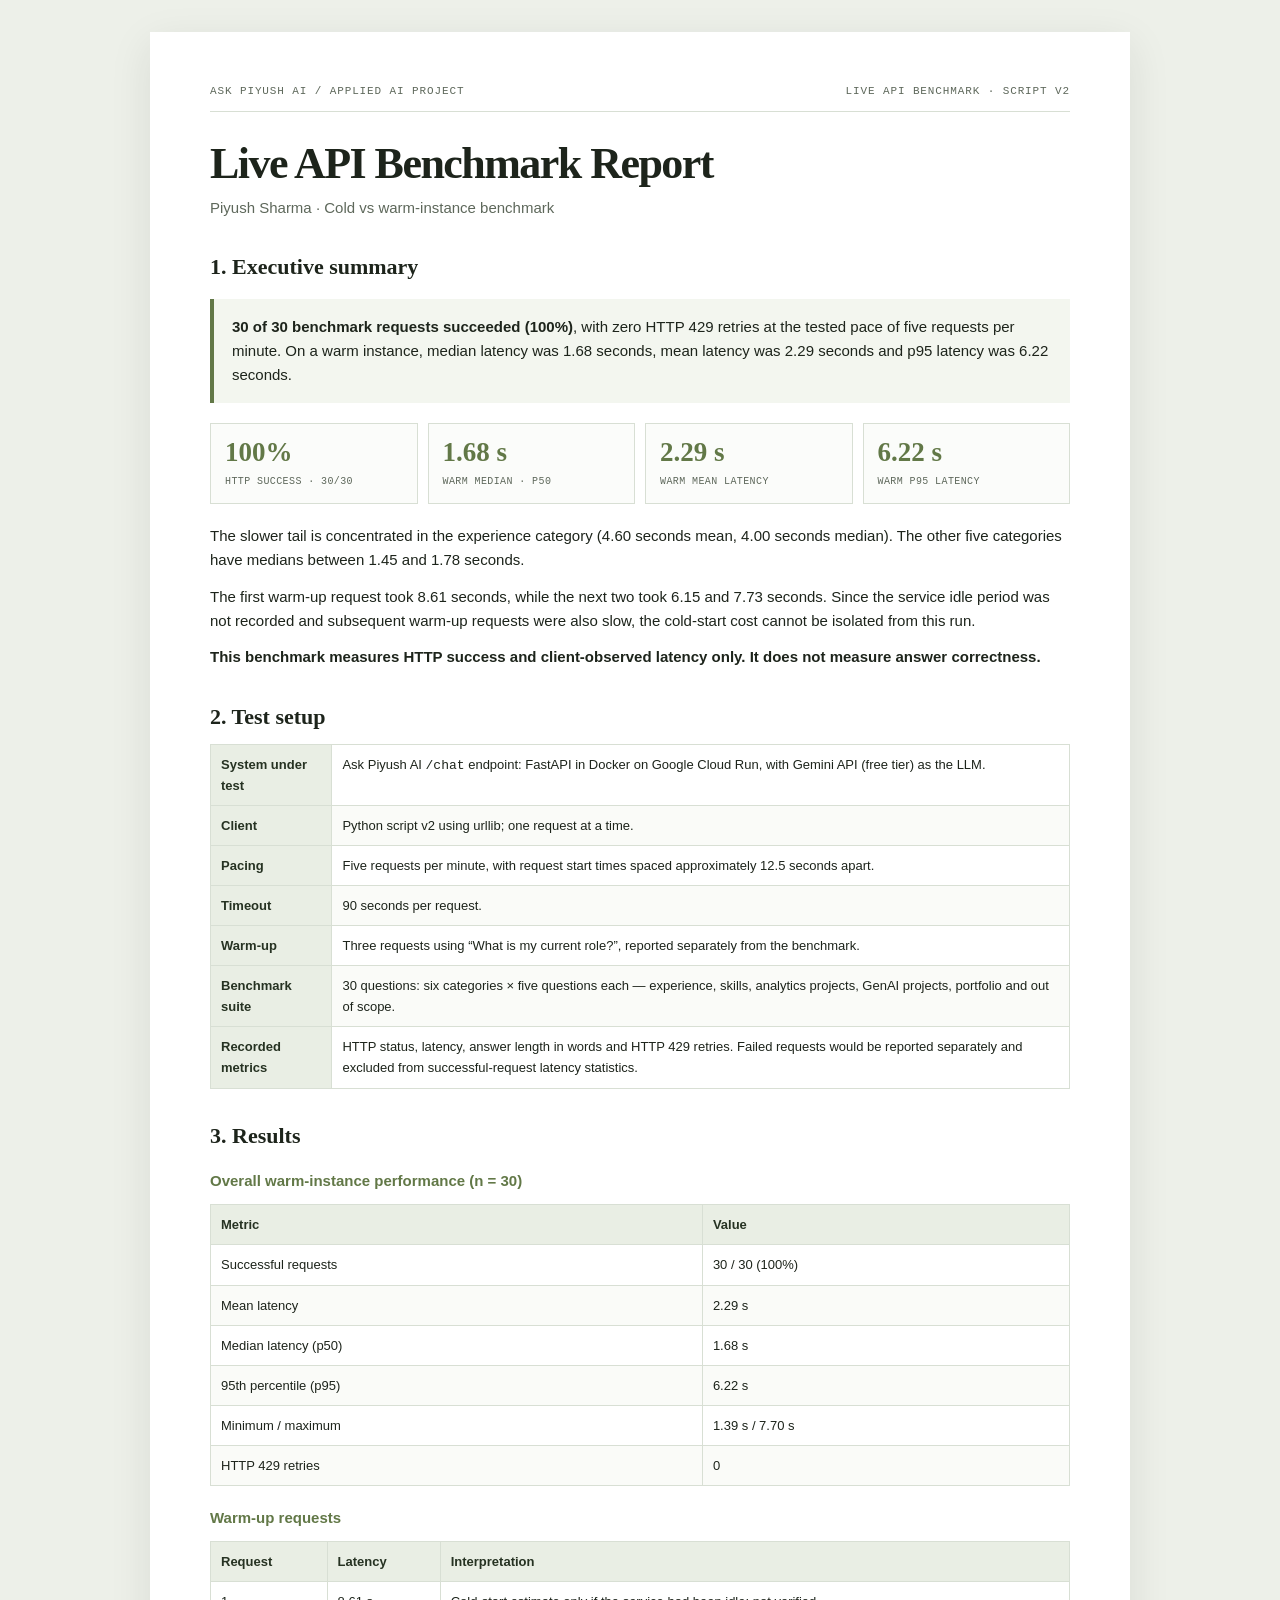
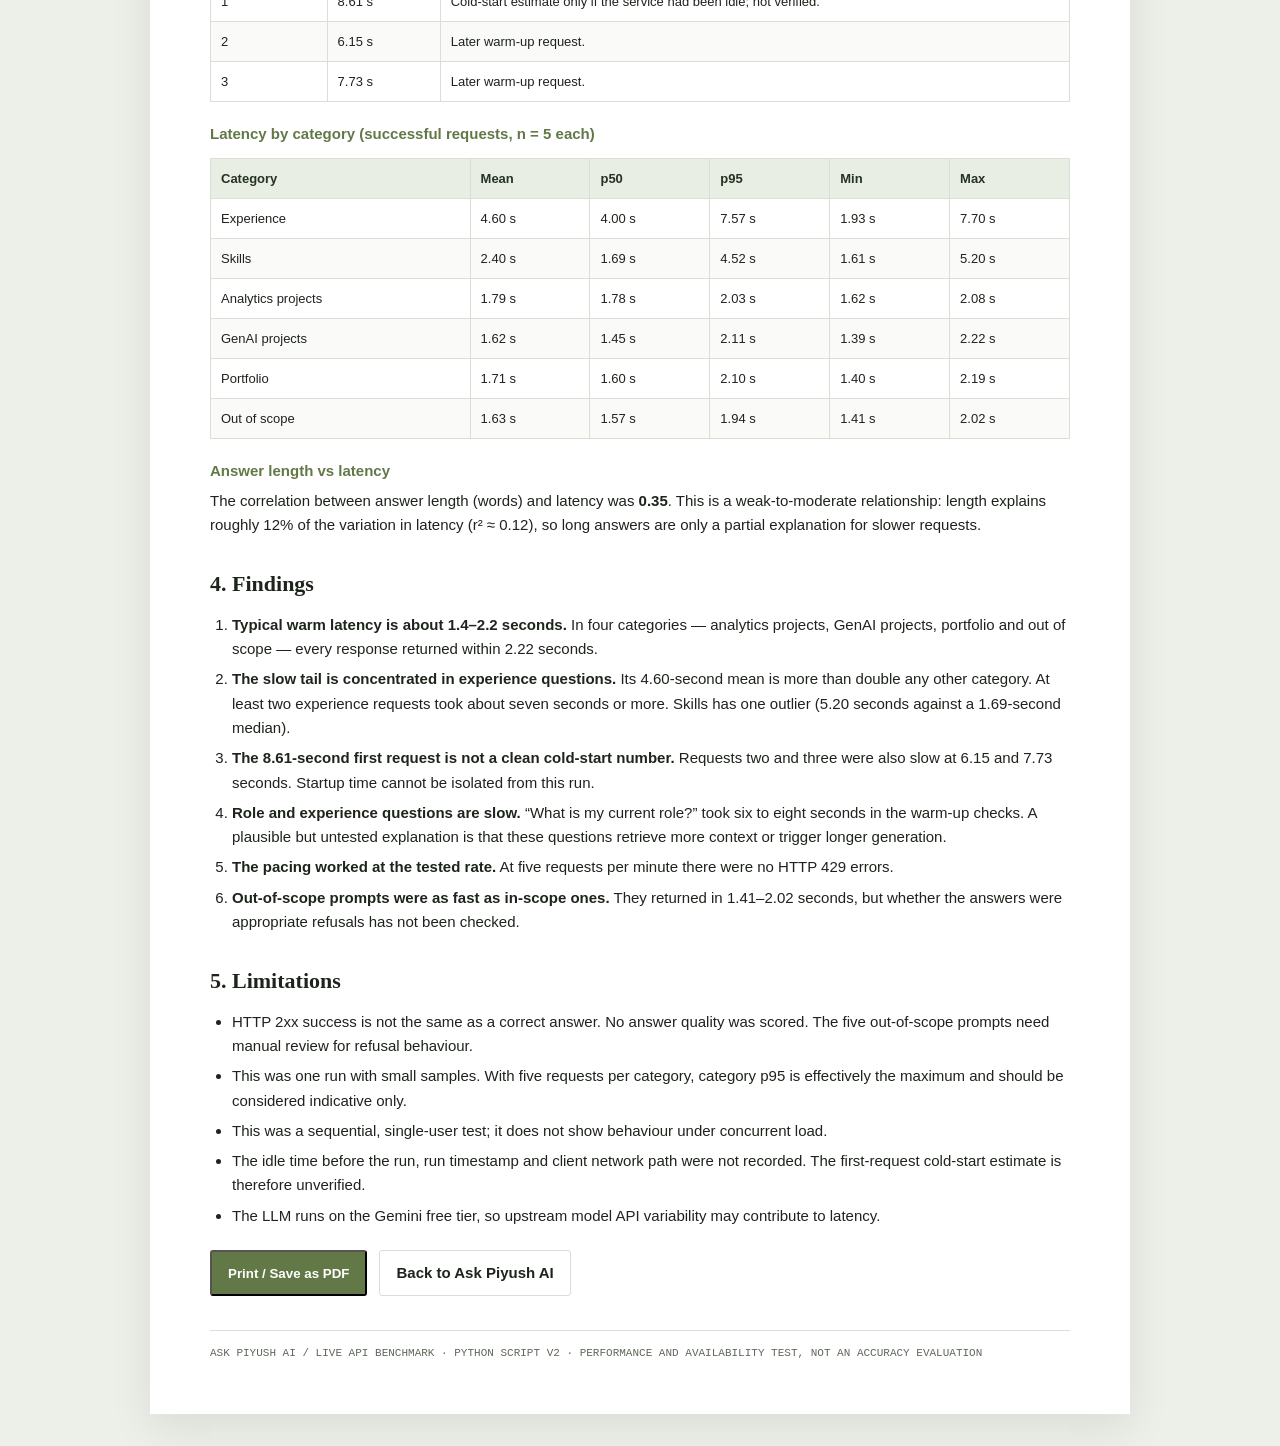
<file: assets/ask-piyush-ai-benchmark-report.html>
<!doctype html>
<html lang="en">
<head>
  <meta charset="utf-8">
  <meta name="viewport" content="width=device-width, initial-scale=1">
  <meta name="description" content="Ask Piyush AI live API benchmark report: 30 requests across six categories, with warm-instance latency and availability results.">
  <title>Ask Piyush AI — Live API Benchmark Report</title>
  <style>
    :root{--ink:#1d241b;--muted:#5e685b;--line:#d8dfd4;--accent:#627847;--pale:#f3f6ef;--paper:#fff}
    *{box-sizing:border-box}body{margin:0;background:#edf0e9;color:var(--ink);font:15px/1.62 Arial,Helvetica,sans-serif}
    .sheet{max-width:980px;margin:32px auto;padding:52px 60px;background:var(--paper);box-shadow:0 12px 40px #1d241b18}
    .topline{display:flex;justify-content:space-between;gap:20px;border-bottom:1px solid var(--line);padding-bottom:12px;color:var(--muted);font:11px/1.4 monospace;letter-spacing:.08em;text-transform:uppercase}
    h1{font:700 clamp(30px,5vw,44px)/1.08 Georgia,serif;letter-spacing:-.035em;margin:28px 0 8px}
    .sub{margin:0 0 28px;color:var(--muted)}
    h2{font:700 22px/1.2 Georgia,serif;margin:34px 0 12px}
    h3{font:700 15px/1.3 Arial,sans-serif;margin:22px 0 8px;color:var(--accent)}
    p{margin:8px 0 12px}ul,ol{padding-left:22px}li{margin:6px 0}
    .callout{border-left:4px solid var(--accent);background:var(--pale);padding:16px 18px;margin:18px 0}
    .metrics{display:grid;grid-template-columns:repeat(4,1fr);gap:10px;margin:20px 0}
    .metric{border:1px solid var(--line);background:#fbfcfa;padding:14px}
    .metric strong{display:block;font:700 27px/1.1 Georgia,serif;color:var(--accent)}
    .metric span{display:block;margin-top:7px;color:var(--muted);font:10px/1.4 monospace;letter-spacing:.04em;text-transform:uppercase}
    table{border-collapse:collapse;width:100%;margin:14px 0 20px;font-size:13px}
    th,td{padding:9px 10px;border:1px solid var(--line);text-align:left;vertical-align:top}
    th{background:#e9eee4;color:#263222;font-weight:700}
    tbody tr:nth-child(even){background:#fafbf8}
    .muted{color:var(--muted)}.actions{display:flex;gap:12px;flex-wrap:wrap;margin:22px 0}
    .button{display:inline-block;background:var(--accent);color:white;padding:10px 16px;text-decoration:none;font-weight:700;border-radius:3px}
    .button.alt{background:transparent;color:var(--ink);border:1px solid var(--line)}
    footer{border-top:1px solid var(--line);margin-top:34px;padding-top:14px;color:var(--muted);font:11px/1.5 monospace}
    @media(max-width:650px){.sheet{margin:0;padding:28px 20px}.metrics{grid-template-columns:repeat(2,1fr)}.topline{flex-direction:column}}
    @media print{body{background:white}.sheet{max-width:none;margin:0;padding:12mm;box-shadow:none}.actions,.no-print{display:none!important}a{color:inherit;text-decoration:none}h2,h3{break-after:avoid}table,.metric,.callout{break-inside:avoid}@page{size:A4;margin:12mm}}
  </style>
</head>
<body>
<main class="sheet">
  <div class="topline"><span>Ask Piyush AI / Applied AI Project</span><span>Live API Benchmark · Script v2</span></div>
  <h1>Live API Benchmark Report</h1>
  <p class="sub">Piyush Sharma · Cold vs warm-instance benchmark</p>

  <h2>1. Executive summary</h2>
  <div class="callout"><strong>30 of 30 benchmark requests succeeded (100%)</strong>, with zero HTTP 429 retries at the tested pace of five requests per minute. On a warm instance, median latency was 1.68 seconds, mean latency was 2.29 seconds and p95 latency was 6.22 seconds.</div>
  <div class="metrics" aria-label="Overall benchmark results">
    <div class="metric"><strong>100%</strong><span>HTTP success · 30/30</span></div>
    <div class="metric"><strong>1.68 s</strong><span>Warm median · p50</span></div>
    <div class="metric"><strong>2.29 s</strong><span>Warm mean latency</span></div>
    <div class="metric"><strong>6.22 s</strong><span>Warm p95 latency</span></div>
  </div>
  <p>The slower tail is concentrated in the experience category (4.60 seconds mean, 4.00 seconds median). The other five categories have medians between 1.45 and 1.78 seconds.</p>
  <p>The first warm-up request took 8.61 seconds, while the next two took 6.15 and 7.73 seconds. Since the service idle period was not recorded and subsequent warm-up requests were also slow, the cold-start cost cannot be isolated from this run.</p>
  <p><strong>This benchmark measures HTTP success and client-observed latency only. It does not measure answer correctness.</strong></p>

  <h2>2. Test setup</h2>
  <table>
    <tbody>
      <tr><th>System under test</th><td>Ask Piyush AI <code>/chat</code> endpoint: FastAPI in Docker on Google Cloud Run, with Gemini API (free tier) as the LLM.</td></tr>
      <tr><th>Client</th><td>Python script v2 using urllib; one request at a time.</td></tr>
      <tr><th>Pacing</th><td>Five requests per minute, with request start times spaced approximately 12.5 seconds apart.</td></tr>
      <tr><th>Timeout</th><td>90 seconds per request.</td></tr>
      <tr><th>Warm-up</th><td>Three requests using “What is my current role?”, reported separately from the benchmark.</td></tr>
      <tr><th>Benchmark suite</th><td>30 questions: six categories × five questions each — experience, skills, analytics projects, GenAI projects, portfolio and out of scope.</td></tr>
      <tr><th>Recorded metrics</th><td>HTTP status, latency, answer length in words and HTTP 429 retries. Failed requests would be reported separately and excluded from successful-request latency statistics.</td></tr>
    </tbody>
  </table>

  <h2>3. Results</h2>
  <h3>Overall warm-instance performance (n = 30)</h3>
  <table>
    <thead><tr><th>Metric</th><th>Value</th></tr></thead>
    <tbody>
      <tr><td>Successful requests</td><td>30 / 30 (100%)</td></tr>
      <tr><td>Mean latency</td><td>2.29 s</td></tr>
      <tr><td>Median latency (p50)</td><td>1.68 s</td></tr>
      <tr><td>95th percentile (p95)</td><td>6.22 s</td></tr>
      <tr><td>Minimum / maximum</td><td>1.39 s / 7.70 s</td></tr>
      <tr><td>HTTP 429 retries</td><td>0</td></tr>
    </tbody>
  </table>

  <h3>Warm-up requests</h3>
  <table>
    <thead><tr><th>Request</th><th>Latency</th><th>Interpretation</th></tr></thead>
    <tbody>
      <tr><td>1</td><td>8.61 s</td><td>Cold-start estimate only if the service had been idle; not verified.</td></tr>
      <tr><td>2</td><td>6.15 s</td><td>Later warm-up request.</td></tr>
      <tr><td>3</td><td>7.73 s</td><td>Later warm-up request.</td></tr>
    </tbody>
  </table>

  <h3>Latency by category (successful requests, n = 5 each)</h3>
  <table>
    <thead><tr><th>Category</th><th>Mean</th><th>p50</th><th>p95</th><th>Min</th><th>Max</th></tr></thead>
    <tbody>
      <tr><td>Experience</td><td>4.60 s</td><td>4.00 s</td><td>7.57 s</td><td>1.93 s</td><td>7.70 s</td></tr>
      <tr><td>Skills</td><td>2.40 s</td><td>1.69 s</td><td>4.52 s</td><td>1.61 s</td><td>5.20 s</td></tr>
      <tr><td>Analytics projects</td><td>1.79 s</td><td>1.78 s</td><td>2.03 s</td><td>1.62 s</td><td>2.08 s</td></tr>
      <tr><td>GenAI projects</td><td>1.62 s</td><td>1.45 s</td><td>2.11 s</td><td>1.39 s</td><td>2.22 s</td></tr>
      <tr><td>Portfolio</td><td>1.71 s</td><td>1.60 s</td><td>2.10 s</td><td>1.40 s</td><td>2.19 s</td></tr>
      <tr><td>Out of scope</td><td>1.63 s</td><td>1.57 s</td><td>1.94 s</td><td>1.41 s</td><td>2.02 s</td></tr>
    </tbody>
  </table>

  <h3>Answer length vs latency</h3>
  <p>The correlation between answer length (words) and latency was <strong>0.35</strong>. This is a weak-to-moderate relationship: length explains roughly 12% of the variation in latency (r² ≈ 0.12), so long answers are only a partial explanation for slower requests.</p>

  <h2>4. Findings</h2>
  <ol>
    <li><strong>Typical warm latency is about 1.4–2.2 seconds.</strong> In four categories — analytics projects, GenAI projects, portfolio and out of scope — every response returned within 2.22 seconds.</li>
    <li><strong>The slow tail is concentrated in experience questions.</strong> Its 4.60-second mean is more than double any other category. At least two experience requests took about seven seconds or more. Skills has one outlier (5.20 seconds against a 1.69-second median).</li>
    <li><strong>The 8.61-second first request is not a clean cold-start number.</strong> Requests two and three were also slow at 6.15 and 7.73 seconds. Startup time cannot be isolated from this run.</li>
    <li><strong>Role and experience questions are slow.</strong> “What is my current role?” took six to eight seconds in the warm-up checks. A plausible but untested explanation is that these questions retrieve more context or trigger longer generation.</li>
    <li><strong>The pacing worked at the tested rate.</strong> At five requests per minute there were no HTTP 429 errors.</li>
    <li><strong>Out-of-scope prompts were as fast as in-scope ones.</strong> They returned in 1.41–2.02 seconds, but whether the answers were appropriate refusals has not been checked.</li>
  </ol>

  <h2>5. Limitations</h2>
  <ul>
    <li>HTTP 2xx success is not the same as a correct answer. No answer quality was scored. The five out-of-scope prompts need manual review for refusal behaviour.</li>
    <li>This was one run with small samples. With five requests per category, category p95 is effectively the maximum and should be considered indicative only.</li>
    <li>This was a sequential, single-user test; it does not show behaviour under concurrent load.</li>
    <li>The idle time before the run, run timestamp and client network path were not recorded. The first-request cold-start estimate is therefore unverified.</li>
    <li>The LLM runs on the Gemini free tier, so upstream model API variability may contribute to latency.</li>
  </ul>

  <div class="actions no-print">
    <button class="button" type="button" onclick="window.print()">Print / Save as PDF</button>
    <a class="button alt" href="../ask-piyush-ai.html">Back to Ask Piyush AI</a>
  </div>
  <footer>ASK PIYUSH AI / LIVE API BENCHMARK · PYTHON SCRIPT V2 · PERFORMANCE AND AVAILABILITY TEST, NOT AN ACCURACY EVALUATION</footer>
</main>
</body>
</html>
</file>
<file: style.css>
/* Piyush Sharma - Editorial data portfolio / 2026. Static GitHub Pages site. */
:root{color-scheme:dark;--bg:#11160f;--surface:#1a2118;--surface2:#222b20;--text:#f0efe5;--muted:#a8ad9a;--line:#3a4434;--accent:#d8ef96;--accent2:#b8d775;--accent3:#f0c4a4;--accent-ink:#172014;--rust:#df8a67;--shadow:0 22px 60px rgba(0,0,0,.24);--max:1180px;--serif:'DM Serif Display',Georgia,serif;--sans:'Manrope',Arial,sans-serif;--mono:'IBM Plex Mono',monospace}
:root[data-theme="light"]{color-scheme:light;--bg:#f2f0e7;--surface:#e8e6db;--surface2:#fbfaf4;--text:#20251d;--muted:#687061;--line:#cdd0c2;--accent:#596f3d;--accent2:#6f8749;--accent3:#a95437;--accent-ink:#fbfaf4;--rust:#b75f43;--shadow:0 20px 55px rgba(37,48,28,.10)}
*{box-sizing:border-box;margin:0;padding:0}html{scroll-behavior:smooth;scroll-padding-top:95px}body{font-family:var(--sans);background:var(--bg);color:var(--text);line-height:1.65;transition:background .25s,color .25s;overflow-x:hidden}body:before{content:"";position:fixed;inset:0;pointer-events:none;z-index:90;opacity:.08;background-image:url("data:image/svg+xml,%3Csvg viewBox='0 0 180 180' xmlns='http://www.w3.org/2000/svg'%3E%3Cfilter id='n'%3E%3CfeTurbulence type='fractalNoise' baseFrequency='.84' numOctaves='3' stitchTiles='stitch'/%3E%3C/filter%3E%3Crect width='100%25' height='100%25' filter='url(%23n)' opacity='.22'/%3E%3C/svg%3E")}a{color:inherit;text-decoration:none}button{font:inherit;color:inherit}.container{width:min(var(--max),calc(100% - 56px));margin-inline:auto}.skip-link{position:absolute;left:-9999px;top:10px;z-index:1000;background:var(--accent);color:var(--accent-ink);padding:.6rem 1rem}.skip-link:focus{left:10px}.site-header{position:sticky;top:0;z-index:40;background:color-mix(in srgb,var(--bg) 92%,transparent);backdrop-filter:blur(14px);border-bottom:1px solid var(--line)}.nav{height:82px;display:flex;align-items:center;justify-content:space-between}.brand{display:flex;align-items:center;gap:.8rem}.brand-mark{display:grid;place-items:center;width:39px;height:39px;border:1px solid var(--accent);color:var(--accent);font:600 1rem var(--mono);transform:rotate(-4deg)}.brand-copy{display:flex;flex-direction:column;font-size:.72rem;font-weight:800;letter-spacing:.13em;line-height:1.5}.brand-copy small{font:400 .55rem var(--mono);color:var(--muted);letter-spacing:.1em}.nav-links{display:flex;align-items:center;gap:1.8rem;color:var(--muted);font:500 .68rem var(--mono);letter-spacing:.06em;text-transform:uppercase}.nav-links a{transition:color .2s}.nav-links a:hover{color:var(--accent)}.theme-btn,.menu-toggle{border:1px solid var(--line);background:transparent;color:var(--text);cursor:pointer}.theme-btn{width:38px;height:38px;border-radius:50%;font-size:1rem}.theme-btn:hover{border-color:var(--accent);color:var(--accent)}.menu-toggle{display:none;padding:.5rem .7rem;font:500 .68rem var(--mono);letter-spacing:.08em}
.hero{min-height:690px;position:relative;display:grid;grid-template-columns:1.05fr .95fr;align-items:center;gap:6%;padding:85px 0 106px}.hero-copy{position:relative;z-index:1}.hero-kicker,.folio-label,.note-top,.chart-head,.chart-labels,.aside-foot,.hero-index,.section-side .side-caption,.eyebrow,.exploring-label,.filter-row>span,.project-number,.mini-label,.project-meta,.project-link,.cert-index,.cert-mark,.contact-top>span,.footer-inner,.chat-page-header,.chat-page-foot{font-family:var(--mono);letter-spacing:.1em}.hero-kicker{display:flex;align-items:center;gap:.7rem;font-size:.61rem;color:var(--muted);margin-bottom:2.1rem}.kicker-line{display:block;width:26px;height:1px;background:var(--rust)}.eyebrow{font-size:.63rem;letter-spacing:.16em;font-weight:600;color:var(--accent);margin-bottom:1.1rem}.eyebrow span{color:var(--muted);font-weight:400}h1{font-size:clamp(4.3rem,8.3vw,7.4rem);line-height:.91;letter-spacing:-.075em;font-weight:700;max-width:670px}h1 em,h2 em,.note-title em,.principle-inner em{font-family:var(--serif);font-weight:400;color:var(--accent);letter-spacing:-.035em}h1 em{font-size:1.12em}.hero-text{max-width:540px;color:var(--muted);font-size:.99rem;line-height:1.9;margin:1.8rem 0 1.7rem}.hero-actions{display:flex;align-items:center;gap:.65rem;flex-wrap:wrap}.btn{display:inline-flex;align-items:center;justify-content:center;gap:.8rem;min-height:48px;padding:.78rem 1.05rem;border:1px solid var(--line);border-radius:2px;font-size:.72rem;font-weight:800;cursor:pointer;transition:transform .2s,border-color .2s,background .2s,color .2s}.btn span{font-size:1rem}.btn:hover{transform:translateY(-2px);border-color:var(--accent)}.btn.primary{background:var(--accent);border-color:var(--accent);color:var(--accent-ink)}.btn.primary:hover{background:var(--accent2);border-color:var(--accent2)}.btn.secondary{background:transparent;color:var(--text);border-color:var(--line)}.btn.secondary:hover{background:var(--surface);color:var(--text)}.btn.text-btn{border-color:transparent;color:var(--accent);padding-inline:.45rem}.socials{display:flex;gap:1.4rem;flex-wrap:wrap;margin-top:2rem;color:var(--muted);font:400 .65rem var(--mono)}.socials a:hover{color:var(--accent)}.socials span{color:var(--rust)}.hero-aside{position:relative;max-width:490px;justify-self:end;width:100%;padding-top:1rem}.folio-label{display:flex;justify-content:space-between;color:var(--muted);font-size:.57rem;padding-bottom:.8rem;border-bottom:1px solid var(--line)}.hero-note{position:relative;padding:1.6rem 1.6rem 1.35rem;background:var(--surface);border:1px solid var(--line);box-shadow:var(--shadow)}.note-top{display:flex;justify-content:space-between;align-items:center;gap:1rem}.note-stamp{border:1px solid var(--rust);color:var(--rust);padding:.3rem .45rem;font-size:.58rem}.note-status{color:var(--muted);font-size:.51rem;display:flex;align-items:center;gap:.4rem}.note-status i{width:6px;height:6px;border-radius:50%;background:var(--accent);display:inline-block}.note-title{font-size:1.55rem;line-height:1.35;margin:1.65rem 0 1.4rem;font-weight:700;letter-spacing:-.045em}.note-title em{font-size:1.16em}.note-rule{height:1px;background:var(--line)}.note-metrics{display:grid;grid-template-columns:1fr 1fr;padding:1.35rem 0 1.05rem}.note-metrics>div+div{border-left:1px solid var(--line);padding-left:1.2rem}.note-metrics strong{font-size:2.3rem;letter-spacing:-.08em;line-height:1.1;display:block}.note-metrics strong span{font-size:1rem;color:var(--rust)}.note-metrics small{display:block;margin-top:.45rem;font:400 .55rem/1.6 var(--mono);color:var(--muted);letter-spacing:.08em}.mini-chart{border-top:1px solid var(--line);padding-top:1rem}.chart-head{display:flex;justify-content:space-between;color:var(--muted);font-size:.5rem}.chart-bars{height:76px;display:flex;align-items:end;gap:6px;padding-top:1rem}.chart-bars i{display:block;flex:1;height:var(--h);background:var(--accent);opacity:.72}.chart-bars i:nth-child(3n){background:var(--rust);opacity:.8}.chart-labels{display:flex;justify-content:space-between;margin-top:.55rem;color:var(--muted);font-size:.48rem}.aside-foot{display:flex;justify-content:space-between;gap:.5rem;color:var(--muted);font-size:.52rem;margin-top:.8rem}.hero-index{position:absolute;bottom:27px;left:0;color:var(--muted);font-size:.56rem}.hero-index span{color:var(--rust)}
.ticker{overflow:hidden;border-block:1px solid var(--line);background:var(--surface);white-space:nowrap}.ticker-track{display:flex;justify-content:space-around;align-items:center;gap:2.3rem;min-width:max-content;padding:1.05rem 0;color:var(--muted);font:500 .6rem var(--mono);letter-spacing:.14em}.ticker-track b{font-size:.8rem;color:var(--rust);font-weight:400}
.section{padding:112px 0}.about-section,.approach-section,.experience-section{display:grid;grid-template-columns:190px 1fr;gap:4rem}.section-side{padding-top:.5rem}.section-side .side-caption{display:block;font-size:.53rem;color:var(--muted);margin-top:1.7rem}.about-main h2,.section-intro h2,.experience-main h2{font-size:clamp(2.4rem,4.7vw,4.5rem);line-height:1.12;letter-spacing:-.06em;max-width:850px}.about-bottom{display:grid;grid-template-columns:1.05fr .95fr;gap:5rem;margin-top:3rem}.about-bottom>p{max-width:560px;color:var(--muted);font-size:.9rem;line-height:2}.facts-list{border-top:1px solid var(--line)}.facts-list div{display:grid;grid-template-columns:92px 1fr;gap:1rem;padding:.75rem 0;border-bottom:1px solid var(--line)}.facts-list dt{font:500 .56rem var(--mono);color:var(--rust);letter-spacing:.1em}.facts-list dd{font-size:.74rem;font-weight:700}.principle-band{background:var(--accent);color:var(--accent-ink);padding:4rem 0}.principle-inner{position:relative}.principle-inner .eyebrow{color:var(--accent-ink)}.principle-inner p{font-size:clamp(1.8rem,3.6vw,3.4rem);line-height:1.22;letter-spacing:-.05em;font-weight:700;max-width:920px}.principle-inner em{color:var(--accent-ink);font-size:1.06em}.principle-mark{position:absolute;right:0;bottom:0;font-size:4rem;opacity:.35}
.section-intro{display:flex;justify-content:space-between;align-items:end;gap:2rem;margin-bottom:2.5rem}.section-intro>p{max-width:340px;color:var(--muted);font-size:.8rem;line-height:1.9}.skills-grid{display:grid;grid-template-columns:repeat(4,1fr);gap:0;border-top:1px solid var(--line);border-left:1px solid var(--line)}.skill-card{padding:1.35rem 1.25rem 1.5rem;border-right:1px solid var(--line);border-bottom:1px solid var(--line);min-height:174px;transition:background .2s}.skill-card:hover{background:var(--surface)}.skill-card h3{font-size:.86rem;letter-spacing:-.02em;margin-bottom:.75rem}.skill-card p{font-size:.69rem;color:var(--muted);line-height:1.8}.exploring{display:flex;align-items:center;justify-content:space-between;gap:2rem;margin-top:1.3rem;padding:1.15rem 1.25rem;border:1px solid var(--line);background:var(--surface)}.exploring>div:first-child{display:flex;flex-direction:column;gap:.25rem}.exploring-label{font-size:.52rem;color:var(--rust)}.exploring strong{font-size:.78rem}.exploring-tags{display:flex;flex-wrap:wrap;gap:.45rem;justify-content:flex-end}.exploring-tag{font:400 .59rem var(--mono);color:var(--muted);padding:.3rem .48rem;border:1px solid var(--line)}
.work-section{background:var(--surface);border-block:1px solid var(--line)}.work-heading{display:flex;justify-content:space-between;align-items:end;gap:2rem;margin-bottom:3rem}.work-heading h2{font-size:clamp(2.9rem,6vw,5.2rem);line-height:1;letter-spacing:-.07em}.work-heading h2 em{font-size:1.12em}.work-intro{max-width:440px;color:var(--muted);font-size:.78rem;line-height:1.9;margin-top:1.2rem}.work-count{display:flex;align-items:end;gap:.8rem;border-left:1px solid var(--line);padding-left:1.3rem}.work-count strong{font-size:4rem;letter-spacing:-.1em;line-height:.9}.work-count span{font:400 .55rem/1.6 var(--mono);color:var(--muted);letter-spacing:.1em}.filter-row{display:flex;justify-content:space-between;align-items:center;gap:1rem;border-top:1px solid var(--line);border-bottom:1px solid var(--line);padding:.8rem 0;margin-bottom:1.25rem}.filter-row>span{font-size:.53rem;color:var(--muted)}.filters{display:flex;flex-wrap:wrap;gap:.4rem}.filter{background:transparent;border:1px solid var(--line);padding:.4rem .62rem;color:var(--muted);font:400 .57rem var(--mono);cursor:pointer}.filter:hover,.filter.active{background:var(--accent);border-color:var(--accent);color:var(--accent-ink)}.projects-grid{display:grid;grid-template-columns:repeat(2,minmax(0,1fr));gap:1.25rem}.project-card{min-width:0;background:var(--bg);border:1px solid var(--line);display:flex;flex-direction:column;transition:border-color .2s,transform .2s}.project-card:hover{border-color:var(--accent);transform:translateY(-3px)}.project-visual{display:block;position:relative;overflow:hidden;aspect-ratio:16/9;background:#202b20;border-bottom:1px solid var(--line)}.project-visual img{width:100%;height:100%;display:block;object-fit:cover;transition:transform .55s}.project-card:hover .project-visual img{transform:scale(1.035)}.project-body{padding:1.3rem 1.35rem 1.15rem;display:flex;flex-direction:column;flex:1}.project-number{font-size:.52rem;color:var(--rust);margin-bottom:.65rem}.project-body h3{font-size:1.17rem;line-height:1.3;letter-spacing:-.04em}.project-body>p{font-size:.72rem;color:var(--muted);line-height:1.8;margin:.6rem 0 .9rem;min-height:3.9em}.tags,.case-tags{display:flex;flex-wrap:wrap;gap:.35rem}.tag{border:1px solid var(--line);padding:.25rem .42rem;color:var(--muted);font:400 .52rem var(--mono)}.project-meta{display:flex;justify-content:space-between;gap:1rem;color:var(--muted);font-size:.5rem;margin-top:1rem;padding-top:.75rem;border-top:1px solid var(--line)}.repo-meta{color:var(--accent)}.project-actions{display:flex;gap:1.1rem;margin-top:.9rem}.project-link{font-size:.56rem;color:var(--text);text-transform:uppercase}.project-link:hover{color:var(--accent)}
.timeline{border-top:1px solid var(--line)}.timeline-item{display:grid;grid-template-columns:180px 1fr;gap:2.5rem;padding:1.4rem 0;border-bottom:1px solid var(--line)}.timeline-item time{font:400 .59rem var(--mono);color:var(--rust);padding-top:.25rem}.timeline-item h3{font-size:1rem;letter-spacing:-.02em}.timeline-item strong{display:block;font:500 .65rem var(--mono);color:var(--accent);margin:.22rem 0 .55rem}.timeline-item p{max-width:700px;font-size:.73rem;color:var(--muted);line-height:1.85}.credential-section{background:var(--surface);border-block:1px solid var(--line)}.credential-grid{display:grid;grid-template-columns:.85fr 1.15fr;gap:6rem}.credential-intro h2{font-size:clamp(2.7rem,4.8vw,4.5rem);line-height:1.08;letter-spacing:-.06em}.education-note{display:grid;gap:.4rem;margin-top:2.3rem;padding-top:1rem;border-top:1px solid var(--line)}.education-note>span{font:500 .54rem var(--mono);color:var(--rust);letter-spacing:.13em;margin-bottom:.2rem}.education-note strong{font-size:.78rem}.education-note small{font-size:.65rem;color:var(--muted);margin-bottom:.6rem}.cert-list{border-top:1px solid var(--line)}.cert-item{display:grid;grid-template-columns:50px 1fr 30px;align-items:center;gap:1rem;padding:1.2rem 0;border-bottom:1px solid var(--line)}.cert-index{color:var(--rust);font-size:.6rem}.cert-item strong{display:block;font-size:.83rem}.cert-item small{display:block;color:var(--muted);font:400 .58rem var(--mono);margin-top:.3rem}.cert-mark{font-size:1.1rem;color:var(--accent);text-align:right}.cert-link:hover strong,.cert-link:hover .cert-mark{color:var(--rust)}
.contact-section{padding-top:105px;padding-bottom:105px}.contact-card{padding:3rem;background:var(--surface);border:1px solid var(--line);position:relative}.contact-top{display:flex;justify-content:space-between;gap:1rem}.contact-top>span{font-size:.53rem;color:var(--rust)}.contact-card h2{font-size:clamp(3rem,6vw,5.5rem);line-height:1.03;letter-spacing:-.07em;margin:1rem 0 2.1rem}.contact-card h2 em{font-size:1.1em}.contact-bottom{display:flex;justify-content:space-between;align-items:end;gap:2.5rem;border-top:1px solid var(--line);padding-top:1.3rem}.contact-bottom>p{max-width:390px;color:var(--muted);font-size:.75rem;line-height:1.9}.contact-actions{display:flex;flex-wrap:wrap;gap:.5rem}.footer{border-top:1px solid var(--line);padding:1.3rem 0}.footer-inner{display:flex;align-items:center;justify-content:space-between;gap:1rem;color:var(--muted);font-size:.52rem}.footer-inner>a:last-child{color:var(--accent)}.footer-brand{font-size:1rem;font-weight:800;color:var(--text);letter-spacing:-.08em}.footer-brand span{color:var(--rust)}
.modal{position:fixed;inset:0;display:none;align-items:center;justify-content:center;z-index:100;padding:1rem}.modal.open{display:flex}.modal-backdrop{position:absolute;inset:0;background:rgba(0,0,0,.7);backdrop-filter:blur(8px)}.modal-card{position:relative;z-index:1;width:min(480px,100%);padding:2rem;background:var(--surface2);border:1px solid var(--line);box-shadow:var(--shadow)}.modal-close{position:absolute;right:1rem;top:.8rem;border:0;background:transparent;font-size:1.6rem;cursor:pointer}.modal-card h3{font-size:1.6rem;letter-spacing:-.04em}.modal-card>p:not(.eyebrow){color:var(--muted);font-size:.76rem;margin:.55rem 0 1.2rem}.resume-options{display:grid;gap:.55rem}.resume-option{display:flex;justify-content:space-between;align-items:center;gap:1rem;padding:1rem;border:1px solid var(--line);background:var(--surface)}.resume-option:hover{border-color:var(--accent)}.resume-option strong{display:block;font-size:.8rem}.resume-option span{display:block;color:var(--muted);font-size:.62rem;margin-top:.25rem}.resume-option b{color:var(--accent);font-size:1.1rem}
.reveal{opacity:1;transform:none;transition:opacity .6s ease,transform .6s ease}.reveal.visible{opacity:1;transform:translateY(0)}
/* Project case-study layout */
.case-study{padding:76px 0 100px}.case-top{display:flex;justify-content:space-between;align-items:end;gap:2rem;margin-bottom:2rem}.case-top h1{font-size:clamp(2.8rem,6vw,5.4rem);max-width:850px;line-height:1.02}.case-subtitle{max-width:720px;color:var(--muted);font-size:.86rem;margin-top:1rem;line-height:1.85}.case-actions{display:flex;gap:.5rem;flex-wrap:wrap}.case-hero-image{margin:2rem 0;border:1px solid var(--line);background:var(--surface);overflow:hidden}.case-hero-image img{display:block;width:100%;max-height:540px;object-fit:contain}.case-hero-image figcaption,.gallery figcaption{padding:.65rem .85rem;border-top:1px solid var(--line);font:400 .55rem var(--mono);color:var(--muted);letter-spacing:.08em}.case-stats{display:grid;grid-template-columns:repeat(4,1fr);border:1px solid var(--line);margin:2rem 0 3.5rem}.case-stat{padding:1.2rem;border-right:1px solid var(--line)}.case-stat:last-child{border-right:0}.case-stat strong{display:block;font-size:.9rem}.case-stat span{display:block;color:var(--muted);font:400 .52rem var(--mono);margin-top:.3rem}.case-grid{display:grid;grid-template-columns:minmax(0,1fr) 260px;gap:4rem}.case-section{margin-bottom:2.7rem}.case-section h2{font-size:1.45rem;letter-spacing:-.04em;margin-bottom:.8rem}.case-section>p{color:var(--muted);font-size:.81rem;line-height:1.9}.case-list{border-top:1px solid var(--line)}.case-list>div{padding:.85rem 0;border-bottom:1px solid var(--line);font-size:.75rem;color:var(--muted);line-height:1.8}.case-list>div:before{content:"↳";color:var(--rust);padding-right:.7rem}.architecture{background:var(--surface);border:1px solid var(--line);padding:1.3rem;margin:2rem 0 2.8rem;overflow:auto}.architecture pre{font:400 .72rem/1.9 var(--mono);white-space:pre-wrap;color:var(--accent)}.gallery{display:grid;grid-template-columns:repeat(2,1fr);gap:1rem;margin:2rem 0}.gallery figure{border:1px solid var(--line);background:var(--surface)}.gallery img{width:100%;display:block;max-height:320px;object-fit:contain}.case-sidebar{position:sticky;top:115px;height:max-content}.side-card{border:1px solid var(--line);padding:1rem;margin-bottom:.7rem;background:var(--surface)}.side-card .label{display:block;font:500 .56rem var(--mono);color:var(--rust);letter-spacing:.14em;margin-bottom:.9rem}.side-card p{font-size:.7rem;color:var(--muted);line-height:1.8}.case-tags .tag{margin:0}.fallback{padding:100px 0}.fallback h2{font-size:2.2rem}.fallback p:not(.eyebrow){color:var(--muted);margin:1rem 0}
/* Standalone Ask Piyush AI landing page */
.chat-page{min-height:calc(100vh - 165px);display:grid;grid-template-columns:.85fr 1.15fr;align-items:center;gap:7%;padding-top:5rem;padding-bottom:5rem}.chat-page-copy h1{font-size:clamp(3.4rem,6vw,6rem);line-height:.98;letter-spacing:-.07em}.chat-page-copy h1 em{font-family:var(--serif);font-weight:400;color:var(--accent)}.chat-page-copy>p:not(.eyebrow){max-width:470px;color:var(--muted);font-size:.86rem;line-height:1.95;margin:1.5rem 0}.chat-page-copy .btn{margin-right:1rem}.chat-back-link{display:block;margin-top:1.4rem;color:var(--muted);font:400 .6rem var(--mono)}.chat-back-link:hover{color:var(--accent)}.chat-page-panel{background:var(--surface);border:1px solid var(--line);padding:1.4rem}.chat-page-header,.chat-page-foot{display:flex;justify-content:space-between;gap:1rem;color:var(--muted);font-size:.52rem}.chat-prompts{border-top:1px solid var(--line);margin-top:1rem}.chat-prompts button{display:grid;grid-template-columns:42px 1fr 25px;align-items:center;gap:.6rem;width:100%;padding:1.3rem .2rem;border:0;border-bottom:1px solid var(--line);background:transparent;text-align:left;cursor:pointer}.chat-prompts button span{font:400 .58rem var(--mono);color:var(--rust)}.chat-prompts button strong{font-size:.84rem}.chat-prompts button b{color:var(--accent);font-size:1.1rem}.chat-prompts button:hover strong{color:var(--accent)}.chat-page-foot{padding-top:1.2rem}
@media(max-width:1000px){.hero{gap:3%;grid-template-columns:1fr .9fr}.hero-aside{max-width:420px}.about-section,.approach-section,.experience-section{grid-template-columns:140px 1fr;gap:2.5rem}.skills-grid{grid-template-columns:repeat(2,1fr)}.credential-grid{gap:3rem}.case-grid{gap:2rem}}
@media(max-width:760px){.container{width:min(100% - 36px,var(--max))}.nav{height:70px}.menu-toggle{display:block}.nav-links{display:none;position:absolute;top:70px;left:0;right:0;padding:1rem 20px 1.3rem;background:var(--surface);border-bottom:1px solid var(--line);flex-direction:column;align-items:flex-start;gap:1rem}.nav-links.open{display:flex}.hero{min-height:0;grid-template-columns:1fr;padding:65px 0 90px;gap:2.5rem}.hero-aside{justify-self:start;max-width:100%}.hero-index{bottom:25px}.hero h1{font-size:clamp(4rem,15vw,6rem)}.section{padding:78px 0}.about-section,.approach-section,.experience-section{grid-template-columns:1fr;gap:1.2rem}.section-side .side-caption{margin-top:.2rem}.about-bottom{grid-template-columns:1fr;gap:2rem;margin-top:2rem}.section-intro{display:block}.section-intro>p{margin-top:1rem}.skills-grid{grid-template-columns:repeat(2,1fr)}.exploring{align-items:flex-start;flex-direction:column}.exploring-tags{justify-content:flex-start}.work-heading{align-items:flex-start}.work-count{margin-top:.5rem}.projects-grid{grid-template-columns:1fr}.project-body>p{min-height:0}.filter-row{align-items:flex-start;flex-direction:column}.timeline-item{grid-template-columns:1fr;gap:.5rem}.credential-grid{grid-template-columns:1fr;gap:2.5rem}.contact-card{padding:1.5rem}.contact-top{flex-direction:column;gap:.2rem}.contact-bottom{align-items:flex-start;flex-direction:column;gap:1.5rem}.footer-inner{flex-wrap:wrap}.case-top{align-items:flex-start;flex-direction:column}.case-grid{grid-template-columns:1fr}.case-sidebar{position:static;display:grid;grid-template-columns:repeat(2,1fr);gap:.7rem}.case-stats{grid-template-columns:repeat(2,1fr)}.case-stat:nth-child(2){border-right:0}.case-stat:nth-child(-n+2){border-bottom:1px solid var(--line)}.chat-page{min-height:0;grid-template-columns:1fr;gap:3rem;padding-top:4rem;padding-bottom:4rem}}
@media(max-width:480px){.container{width:calc(100% - 28px)}.brand-copy{font-size:.65rem}.hero-kicker{font-size:.52rem}.hero-actions .btn{width:100%}.hero-actions .text-btn{justify-content:flex-start}.note-status{font-size:.45rem}.note-metrics strong{font-size:1.8rem}.aside-foot{font-size:.45rem}.skills-grid{grid-template-columns:1fr}.work-heading{flex-direction:column}.work-count{border-left:0;padding-left:0}.filter-row{margin-bottom:.8rem}.filters{gap:.3rem}.filter{font-size:.52rem}.project-visual-inner{align-items:flex-start;flex-direction:column}.mini-metrics{justify-content:flex-start}.project-body{padding:1.1rem}.project-actions{justify-content:space-between}.case-sidebar{grid-template-columns:1fr}.gallery{grid-template-columns:1fr}.contact-actions .btn{flex:1}.footer-inner{justify-content:flex-start}.footer-inner>*{width:calc(50% - .5rem)}.footer-inner>a:last-child{text-align:right}.chat-page-panel{padding:1rem}.chat-prompts button strong{font-size:.76rem}}
@media(prefers-reduced-motion:reduce){html{scroll-behavior:auto}.reveal{opacity:1;transform:none;transition:none}.ticker-track{animation:none}*{transition-duration:.01ms!important}}

/* Ask Piyush AI widget */
.ask-ai-launcher{position:fixed;right:24px;bottom:24px;z-index:130;width:62px;height:62px;border:1px solid rgba(255,255,255,.18);border-radius:50%;display:flex;align-items:center;justify-content:center;background:linear-gradient(145deg,var(--accent),var(--accent2));color:#fff;box-shadow:0 14px 40px rgba(92,55,180,.38);cursor:pointer;transition:transform .2s,box-shadow .2s}
.ask-ai-launcher:hover{transform:translateY(-3px);box-shadow:0 18px 48px rgba(92,55,180,.48)}
.ask-ai-launcher:focus-visible,.ask-ai-send:focus-visible,.ask-ai-close:focus-visible,.ask-ai-suggestion:focus-visible{outline:2px solid var(--accent3);outline-offset:3px}
.ask-ai-launcher svg{width:27px;height:27px;display:block}
.ask-ai-launcher .ask-ai-launcher-label{position:absolute;right:72px;white-space:nowrap;padding:.46rem .68rem;border-radius:9px;border:1px solid var(--line);background:var(--surface);color:var(--text);font-size:.72rem;font-weight:700;box-shadow:var(--shadow)}
.ask-ai-panel{position:fixed;right:24px;bottom:100px;z-index:131;width:min(390px,calc(100vw - 28px));height:min(600px,calc(100dvh - 130px));min-height:380px;display:none;flex-direction:column;overflow:hidden;background:var(--surface);border:1px solid var(--line);border-radius:22px;box-shadow:0 28px 100px rgba(0,0,0,.4)}
.ask-ai-panel.open{display:flex;animation:askAiIn .18s ease-out}
@keyframes askAiIn{from{opacity:0;transform:translateY(9px) scale(.99)}to{opacity:1;transform:translateY(0) scale(1)}}
.ask-ai-header{display:flex;align-items:center;gap:.75rem;padding:1rem 1rem .9rem;background:linear-gradient(135deg,rgba(139,92,246,.16),transparent 75%);border-bottom:1px solid var(--line)}
.ask-ai-avatar{width:41px;height:41px;flex:0 0 41px;display:grid;place-items:center;border-radius:14px;background:var(--accent2);color:#fff;font-weight:800;font-size:.78rem;letter-spacing:-.5px}
.ask-ai-title-wrap{flex:1;min-width:0}.ask-ai-title{font-size:.9rem;font-weight:800;line-height:1.3}.ask-ai-subtitle{font-size:.66rem;color:var(--muted);margin-top:.16rem}.ask-ai-online{display:inline-block;width:6px;height:6px;margin-right:.32rem;border-radius:50%;background:var(--green)}
.ask-ai-close{width:34px;height:34px;display:grid;place-items:center;border:1px solid var(--line);border-radius:10px;background:var(--bg);color:var(--text);cursor:pointer;font-size:1.2rem;line-height:1}
.ask-ai-messages{flex:1;min-height:0;overflow-y:auto;padding:1rem;display:flex;flex-direction:column;gap:.8rem;overscroll-behavior:contain;scrollbar-width:thin;scrollbar-color:var(--line) transparent}
.ask-ai-message{max-width:94%;font-size:.79rem;line-height:1.65;overflow-wrap:anywhere}.ask-ai-message.assistant{align-self:flex-start}.ask-ai-message.user{align-self:flex-end;max-width:88%}
.ask-ai-bubble{padding:.72rem .82rem;border:1px solid var(--line);border-radius:14px;background:var(--bg);color:var(--text)}.ask-ai-message.user .ask-ai-bubble{background:var(--accent2);color:#fff;border-color:var(--accent2);border-bottom-right-radius:5px}.ask-ai-message.assistant .ask-ai-bubble{border-bottom-left-radius:5px}
.ask-ai-bubble p{margin:0 0 .55rem}.ask-ai-bubble p:last-child{margin-bottom:0}.ask-ai-bubble ul{padding-left:1.15rem;margin:.3rem 0 .55rem}.ask-ai-bubble li{padding-left:.1rem;margin:.16rem 0}.ask-ai-bubble strong{font-weight:800}.ask-ai-bubble a{color:var(--accent);font-weight:700;text-decoration:underline;text-decoration-thickness:1px;text-underline-offset:2px}.ask-ai-message.user .ask-ai-bubble a{color:#fff}
.ask-ai-sources{padding:.45rem .15rem 0;color:var(--muted);font-size:.62rem}.ask-ai-source-tag{display:inline-block;margin:.3rem .25rem 0 0;padding:.18rem .4rem;border:1px solid var(--line);border-radius:7px;font:500 .6rem 'DM Mono',monospace;color:var(--muted)}
.ask-ai-suggestions{display:flex;flex-wrap:wrap;gap:.4rem;margin-top:.7rem}.ask-ai-suggestion{border:1px solid var(--line);border-radius:999px;background:var(--surface);color:var(--accent);font-size:.66rem;font-weight:700;padding:.42rem .58rem;cursor:pointer;transition:background .15s,border-color .15s}.ask-ai-suggestion:hover{background:var(--surface2);border-color:var(--accent)}
.ask-ai-typing{display:flex;align-items:center;gap:4px;min-width:52px;padding:.82rem}.ask-ai-typing span{display:block;width:5px;height:5px;border-radius:50%;background:var(--muted);animation:askAiDot 1s ease-in-out infinite}.ask-ai-typing span:nth-child(2){animation-delay:.12s}.ask-ai-typing span:nth-child(3){animation-delay:.24s}@keyframes askAiDot{0%,60%,100%{opacity:.35;transform:translateY(0)}30%{opacity:1;transform:translateY(-3px)}}
.ask-ai-composer{display:flex;align-items:flex-end;gap:.55rem;padding:.75rem;border-top:1px solid var(--line);background:var(--surface)}.ask-ai-input{width:100%;min-width:0;max-height:100px;resize:none;border:1px solid var(--line);border-radius:12px;background:var(--bg);color:var(--text);padding:.72rem .78rem;font:400 .78rem/1.45 Inter,sans-serif;outline:none}.ask-ai-input:focus{border-color:var(--accent);box-shadow:0 0 0 3px rgba(139,92,246,.12)}.ask-ai-input::placeholder{color:var(--muted)}.ask-ai-send{width:42px;height:42px;flex:0 0 42px;display:grid;place-items:center;border:0;border-radius:12px;background:var(--accent2);color:#fff;cursor:pointer;transition:opacity .2s,transform .2s}.ask-ai-send:hover{transform:translateY(-1px)}.ask-ai-send:disabled{opacity:.45;cursor:not-allowed;transform:none}.ask-ai-send svg{width:18px;height:18px}.ask-ai-footnote{padding:0 .85rem .65rem;background:var(--surface);color:var(--muted);font-size:.58rem;text-align:center}
@media(max-width:520px){.ask-ai-launcher{right:16px;bottom:16px;width:58px;height:58px}.ask-ai-launcher .ask-ai-launcher-label{display:none}.ask-ai-panel{right:10px;bottom:84px;width:calc(100vw - 20px);height:min(650px,calc(100dvh - 105px));min-height:340px;border-radius:18px}}
@media(prefers-reduced-motion:reduce){.ask-ai-panel.open{animation:none}.ask-ai-launcher,.ask-ai-suggestion,.ask-ai-send{transition:none}.ask-ai-typing span{animation:none}}

/* Chat widget palette alignment with the editorial system */
.ask-ai-launcher{background:var(--accent);color:var(--accent-ink);border-color:var(--accent);box-shadow:0 12px 34px rgba(0,0,0,.24)}
.ask-ai-launcher:hover{box-shadow:0 16px 38px rgba(0,0,0,.3)}
.ask-ai-header{background:var(--surface2)}
.ask-ai-avatar{background:var(--accent);color:var(--accent-ink);border-radius:2px}
.ask-ai-online{background:var(--accent)}
.ask-ai-message.user .ask-ai-bubble{background:var(--accent);color:var(--accent-ink);border-color:var(--accent)}
.ask-ai-message.user .ask-ai-bubble a{color:var(--accent-ink)}
.ask-ai-input{font-family:var(--sans)}
.ask-ai-send{background:var(--accent);color:var(--accent-ink);border-radius:2px}
.ask-ai-send:hover{background:var(--accent2)}
.ask-ai-suggestion{border-radius:2px}

/* Final chat panel refinements: match the portfolio's square-corner editorial system. */
.ask-ai-panel{border-radius:3px}
.ask-ai-bubble{border-radius:4px}
.ask-ai-message.user .ask-ai-bubble{border-bottom-right-radius:2px}
.ask-ai-message.assistant .ask-ai-bubble{border-bottom-left-radius:2px}
.ask-ai-input:focus{box-shadow:0 0 0 3px color-mix(in srgb,var(--accent) 18%,transparent)}
.ask-ai-source-tag{border-radius:2px}

/* Review: evidence, keyboard access and resilient layouts. */
:focus-visible{outline:2px solid var(--accent);outline-offset:4px}
.project-body h3 a:hover{color:var(--accent)}
.project-results{margin:0 0 1.2rem;color:var(--muted);font-size:.75rem}
.project-meta{flex-wrap:wrap;gap:.5rem}
.project-meta span,.source-link a{overflow-wrap:anywhere}
.source-link{margin-top:.7rem}
.timeline-date{font:400 .65rem var(--mono);color:var(--rust)}
.case-list{list-style:decimal;padding-left:1.6rem}
.case-list>li{padding:.85rem .3rem;border-bottom:1px solid var(--line);font-size:.8rem;color:var(--muted);line-height:1.8}
.case-list>li::marker{color:var(--rust);font-family:var(--mono)}
.relevance-note,.evidence-note{padding:1.25rem;border-left:3px solid var(--accent);background:var(--surface)}
.evidence-note{border-left-color:var(--rust)}
.architecture-flow{list-style:decimal;padding:1.2rem 1.2rem 1.2rem 2.8rem;background:var(--surface);border:1px solid var(--line)}
.architecture-flow li{padding:.35rem .3rem;color:var(--muted);font-size:.8rem}
.architecture-flow li::marker{font-family:var(--mono);color:var(--accent)}
.comparison-grid{display:grid;gap:.7rem}
.comparison-grid article{padding:1rem;border:1px solid var(--line);background:var(--surface)}
.comparison-grid h3{font-size:.9rem;margin-bottom:.3rem}
.comparison-grid p{color:var(--muted);font-size:.8rem}
.notice{padding:1rem;background:var(--surface);border:1px solid var(--line);color:var(--muted);font-size:.85rem}
.notice a{text-decoration:underline;color:var(--accent)}
.gallery a:focus-visible{display:block}
.ask-ai-clear{border:1px solid var(--line);background:var(--bg);padding:.35rem .45rem;font-size:.65rem;cursor:pointer}
.ask-ai-clear:disabled{opacity:.45;cursor:not-allowed}
.ask-ai-panel{min-height:0}
.ask-ai-launcher{bottom:max(24px,env(safe-area-inset-bottom))}
.ask-ai-input{font-size:16px}
.chat-page-copy>p:not(.eyebrow){font-size:.9rem}
@media(min-width:1100px){.projects-grid:has(>.project-card:nth-child(3):last-child){grid-template-columns:repeat(3,minmax(0,1fr))}}
@media(max-width:760px){.case-stats{margin-bottom:2rem}.case-stat{overflow-wrap:anywhere}.case-actions{width:100%}.case-actions .btn{flex:1}.case-top h1{font-size:clamp(2.5rem,9vw,4rem)}}
@media(max-width:520px){.ask-ai-panel{min-height:0}.ask-ai-launcher{bottom:max(16px,env(safe-area-inset-bottom))}}


/* Ask Piyush AI benchmark section */
.benchmark-section{display:grid;grid-template-columns:minmax(150px,.75fr) 2fr;gap:clamp(2rem,6vw,6rem);padding-top:clamp(4rem,8vw,7rem);padding-bottom:clamp(4rem,8vw,7rem);border-top:1px solid var(--line)}
.benchmark-content h2{font-family:'DM Serif Display',serif;font-size:clamp(2.3rem,5vw,4.2rem);font-weight:400;line-height:1.02;letter-spacing:-.035em;margin:.8rem 0 1.2rem}
.benchmark-content h2 em{color:var(--accent);font-weight:400}
.benchmark-content>p:not(.eyebrow){max-width:760px;color:var(--muted);line-height:1.8}
.benchmark-metrics{display:grid;grid-template-columns:repeat(4,minmax(0,1fr));gap:1px;background:var(--line);border:1px solid var(--line);margin:2rem 0}
.benchmark-metrics>div{background:var(--surface);padding:1.25rem 1rem;display:flex;flex-direction:column;gap:.55rem}
.benchmark-metrics strong{font-family:'IBM Plex Mono',monospace;font-size:clamp(1.55rem,3vw,2.25rem);font-weight:500;letter-spacing:-.05em;color:var(--text)}
.benchmark-metrics strong span{font-size:.7em}
.benchmark-metrics span{font-family:'IBM Plex Mono',monospace;font-size:.62rem;line-height:1.5;letter-spacing:.06em;text-transform:uppercase;color:var(--muted)}
.benchmark-notes{border-left:2px solid var(--accent);padding-left:1.25rem;margin:1.75rem 0;color:var(--muted);line-height:1.75}
.benchmark-notes p{margin:.65rem 0}
.benchmark-notes strong{color:var(--text)}
.benchmark-actions{display:flex;flex-wrap:wrap;gap:.75rem;margin:1.5rem 0}
.benchmark-footnote{font-size:.78rem;max-width:720px}
@media(max-width:760px){.benchmark-section{grid-template-columns:1fr;gap:1.5rem}.benchmark-metrics{grid-template-columns:repeat(2,minmax(0,1fr))}}
</file>
